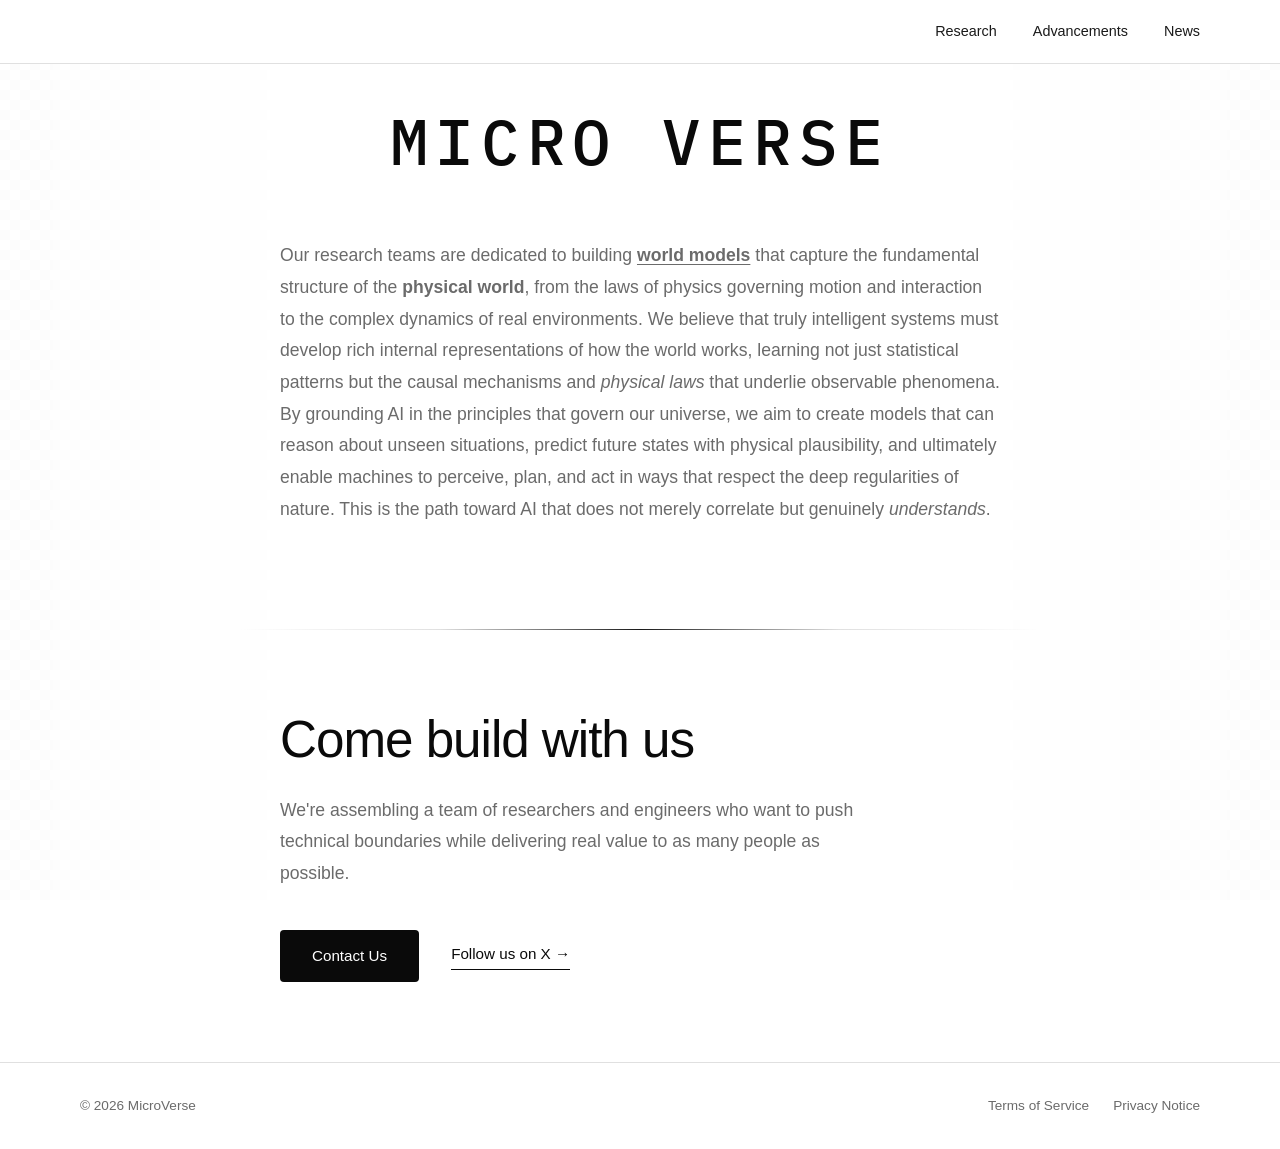
<file: index.html>
<!DOCTYPE html>
<html lang="en">
<head>
    <meta charset="UTF-8">
    <meta name="viewport" content="width=device-width, initial-scale=1.0">
    <title>MicroVerse - Modeling the world. Understanding the rules</title>
    <link rel="preconnect" href="https://fonts.googleapis.com">
    <link rel="preconnect" href="https://fonts.gstatic.com" crossorigin>
    <link href="https://fonts.googleapis.com/css2?family=IBM+Plex+Sans:wght@300;400;500;600&family=IBM+Plex+Mono:wght@400;500&display=swap" rel="stylesheet">
    <link rel="stylesheet" href="style.css">
</head>
<body>
    <!-- Navigation -->
    <header class="header header--home">
        <nav class="nav">
            <a href="./" class="nav-logo nav-logo--hidden">MICROVERSE</a>
            <div class="nav-links">
                <a href="./research/">Research</a>
                <a href="./advancements/">Advancements</a>
                <a href="./news/">News</a>
            </div>
            <button class="nav-toggle" aria-label="Toggle menu">
                <span></span>
                <span></span>
            </button>
        </nav>
    </header>

    <!-- Mobile Menu -->
    <div class="mobile-menu">
        <a href="./research/">Research</a>
        <a href="./advancements/">Advancements</a>
        <a href="./news/">News</a>
    </div>

    <!-- Hero Section -->
    <main>
        <section class="hero">
            <div class="container">
                <div class="home-logo">
                    <span class="home-logo-text">MICRO<span class="mouth-container"><svg class="mouth" viewBox="0 0 40 24" width="40" height="24"><path class="mouth-upper" d="M5,12 Q20,12 35,12" fill="none" stroke="#0a0a0a" stroke-width="2.5" stroke-linecap="round"/><path class="mouth-lower" d="M5,12 Q20,12 35,12" fill="none" stroke="#0a0a0a" stroke-width="2.5" stroke-linecap="round"/></svg></span>VERSE</span>
                </div>
                <div class="mission-statement">
                    <p class="pillar-text">
                        Our research teams are dedicated to building <a href="https://en.wikipedia.org/wiki/World_model_(artificial_intelligence)" class="inline-link"><strong>world models</strong></a> that capture the fundamental structure of the <strong>physical world</strong>, from the laws of physics governing motion and interaction to the complex dynamics of real environments. We believe that truly intelligent systems must develop rich internal representations of how the world works, learning not just statistical patterns but the causal mechanisms and <em>physical laws</em> that underlie observable phenomena. By grounding AI in the principles that govern our universe, we aim to create models that can reason about unseen situations, predict future states with physical plausibility, and ultimately enable machines to perceive, plan, and act in ways that respect the deep regularities of nature. This is the path toward AI that does not merely correlate but genuinely <em>understands</em>.
                    </p>
                </div>
            </div>
        </section>

        <!-- Join Us / CTA -->
        <section class="cta" id="join-us">
            <div class="container">
                <div class="pillar-content">
                    <h2 class="cta-title">Come build with us</h2>
                    <p class="cta-text">
                        We're assembling a team of researchers and engineers who want to
                        push technical boundaries while delivering real value to as many
                        people as possible.
                    </p>
                    <div class="cta-links">
                        <div class="tooltip-wrapper">
                            <a href="#" class="cta-button" id="open-roles-btn">Contact Us</a>
                            <div class="tooltip" id="email-tooltip">
                                <span class="tooltip-email" data-email="rongshengwang@link.cuhk.edu.cn">rongshengwang@link.cuhk.edu.cn <svg class="copy-icon" width="14" height="14" viewBox="0 0 24 24" fill="none" stroke="currentColor" stroke-width="2" stroke-linecap="round" stroke-linejoin="round"><rect x="9" y="9" width="13" height="13" rx="2" ry="2"/><path d="M5 15H4a2 2 0 0 1-2-2V4a2 2 0 0 1 2-2h9a2 2 0 0 1 2 2v1"/></svg></span>
                                <span class="tooltip-email" data-email="minghaowu@link.cuhk.edu.cn">minghaowu@link.cuhk.edu.cn <svg class="copy-icon" width="14" height="14" viewBox="0 0 24 24" fill="none" stroke="currentColor" stroke-width="2" stroke-linecap="round" stroke-linejoin="round"><rect x="9" y="9" width="13" height="13" rx="2" ry="2"/><path d="M5 15H4a2 2 0 0 1-2-2V4a2 2 0 0 1 2-2h9a2 2 0 0 1 2 2v1"/></svg></span>
                            </div>
                        </div>
                        <a href="#" class="cta-social">Follow us on X →</a>
                    </div>
                </div>
            </div>
        </section>
    </main>

    <!-- Footer -->
    <footer class="footer">
        <div class="container footer-inner">
            <span class="footer-copy">&copy; 2026 MicroVerse</span>
            <div class="footer-links">
                <a href="./legal/tos/">Terms of Service</a>
                <a href="./legal/privacy/">Privacy Notice</a>
            </div>
        </div>
    </footer>

    <script src="main.js"></script>
</body>
</html>
</file>
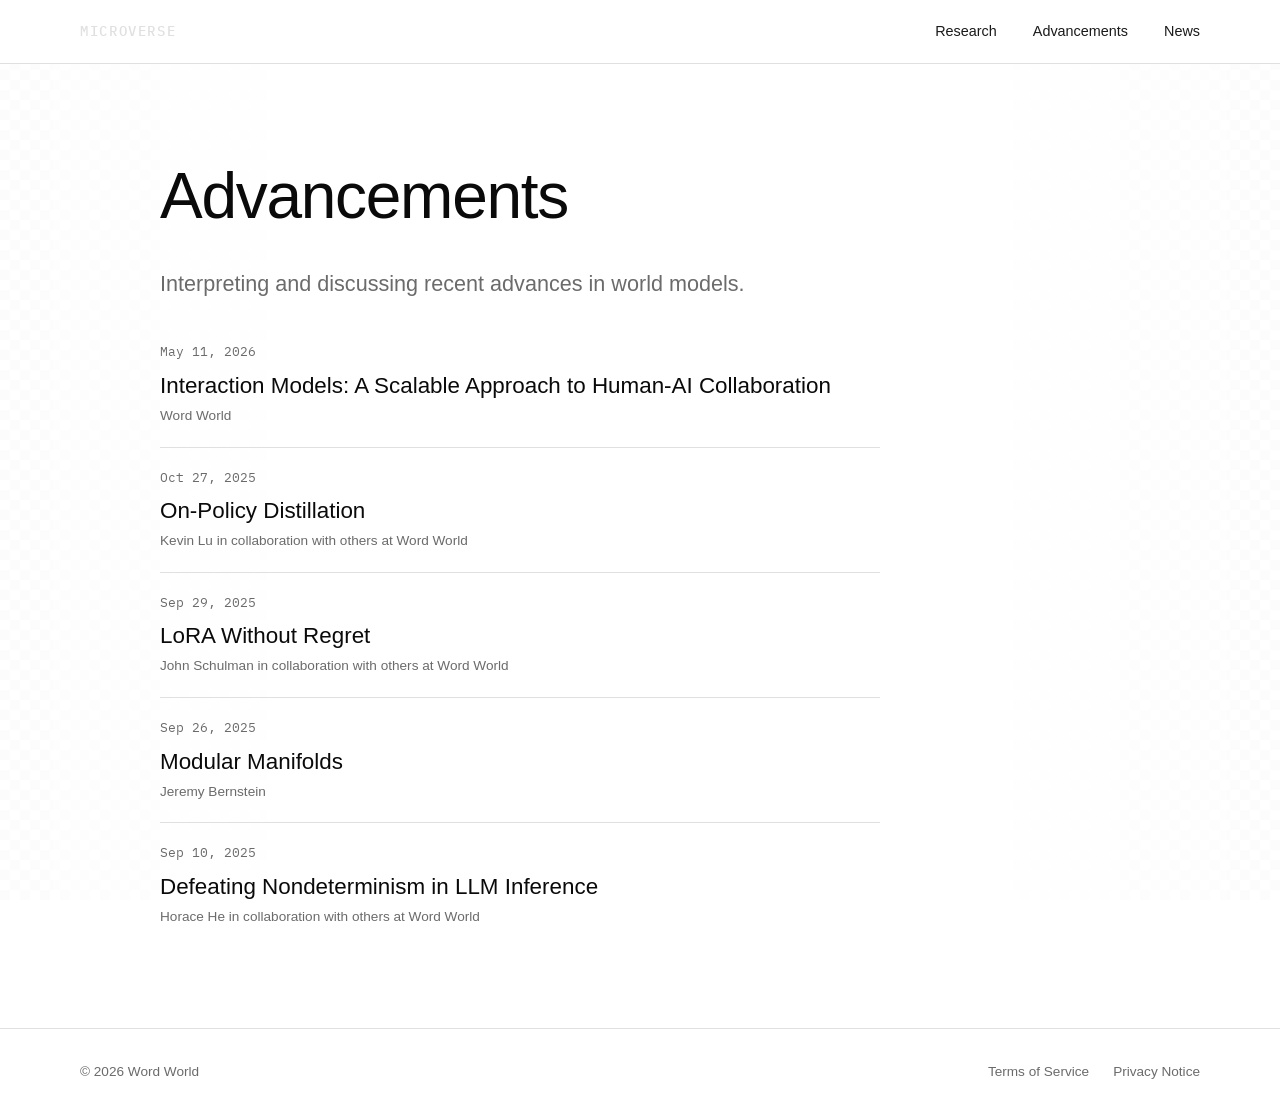
<file: advancements/index.html>
<!DOCTYPE html>
<html lang="en">
<head>
    <meta charset="UTF-8">
    <meta name="viewport" content="width=device-width, initial-scale=1.0">
    <title>Advancements — MicroVerse</title>
    <link rel="preconnect" href="https://fonts.googleapis.com">
    <link rel="preconnect" href="https://fonts.gstatic.com" crossorigin>
    <link href="https://fonts.googleapis.com/css2?family=IBM+Plex+Sans:wght@300;400;500;600&family=IBM+Plex+Mono:wght@400;500&display=swap" rel="stylesheet">
    <link rel="stylesheet" href="../style.css">
</head>
<body>
    <header class="header">
        <nav class="nav">
            <a href="../" class="nav-logo">MICROVERSE</a>
            <div class="nav-links">
                <a href="../research/">Research</a>
                <a href="../advancements/">Advancements</a>
                <a href="../news/">News</a>
            </div>
            <button class="nav-toggle" aria-label="Toggle menu">
                <span></span>
                <span></span>
            </button>
        </nav>
    </header>
    <div class="mobile-menu">
        <a href="../research/">Research</a>
        <a href="../advancements/">Advancements</a>
        <a href="../news/">News</a>
    </div>
    <main>
        <section class="hero hero--compact">
            <div class="container">
                <h1 class="hero-title">Advancements</h1>
                <p class="hero-subtitle">
                    Interpreting and discussing recent advances in world models.
                </p>
            </div>
        </section>

        <section class="timeline-section">
            <div class="container">
                <div class="timeline">

                    <article class="timeline-item">
                        <time class="timeline-date">May 11, 2026</time>
                        <h2 class="timeline-title"><a href="#">Interaction Models: A Scalable Approach to Human-AI Collaboration<span class="arrow">→</span></a></h2>
                        <p class="timeline-author">Word World</p>
                    </article>

                    <article class="timeline-item">
                        <time class="timeline-date">Oct 27, 2025</time>
                        <h2 class="timeline-title"><a href="#">On-Policy Distillation<span class="arrow">→</span></a></h2>
                        <p class="timeline-author">Kevin Lu in collaboration with others at Word World</p>
                    </article>

                    <article class="timeline-item">
                        <time class="timeline-date">Sep 29, 2025</time>
                        <h2 class="timeline-title"><a href="#">LoRA Without Regret<span class="arrow">→</span></a></h2>
                        <p class="timeline-author">John Schulman in collaboration with others at Word World</p>
                    </article>

                    <article class="timeline-item">
                        <time class="timeline-date">Sep 26, 2025</time>
                        <h2 class="timeline-title"><a href="#">Modular Manifolds<span class="arrow">→</span></a></h2>
                        <p class="timeline-author">Jeremy Bernstein</p>
                    </article>

                    <article class="timeline-item">
                        <time class="timeline-date">Sep 10, 2025</time>
                        <h2 class="timeline-title"><a href="#">Defeating Nondeterminism in LLM Inference<span class="arrow">→</span></a></h2>
                        <p class="timeline-author">Horace He in collaboration with others at Word World</p>
                    </article>

                </div>
            </div>
        </section>
    </main>
    <footer class="footer">
        <div class="container footer-inner">
            <span class="footer-copy">&copy; 2026 Word World</span>
            <div class="footer-links">
                <a href="/legal/tos/">Terms of Service</a>
                <a href="/legal/privacy/">Privacy Notice</a>
            </div>
        </div>
    </footer>
    <script src="../main.js"></script>
</body>
</html>
</file>
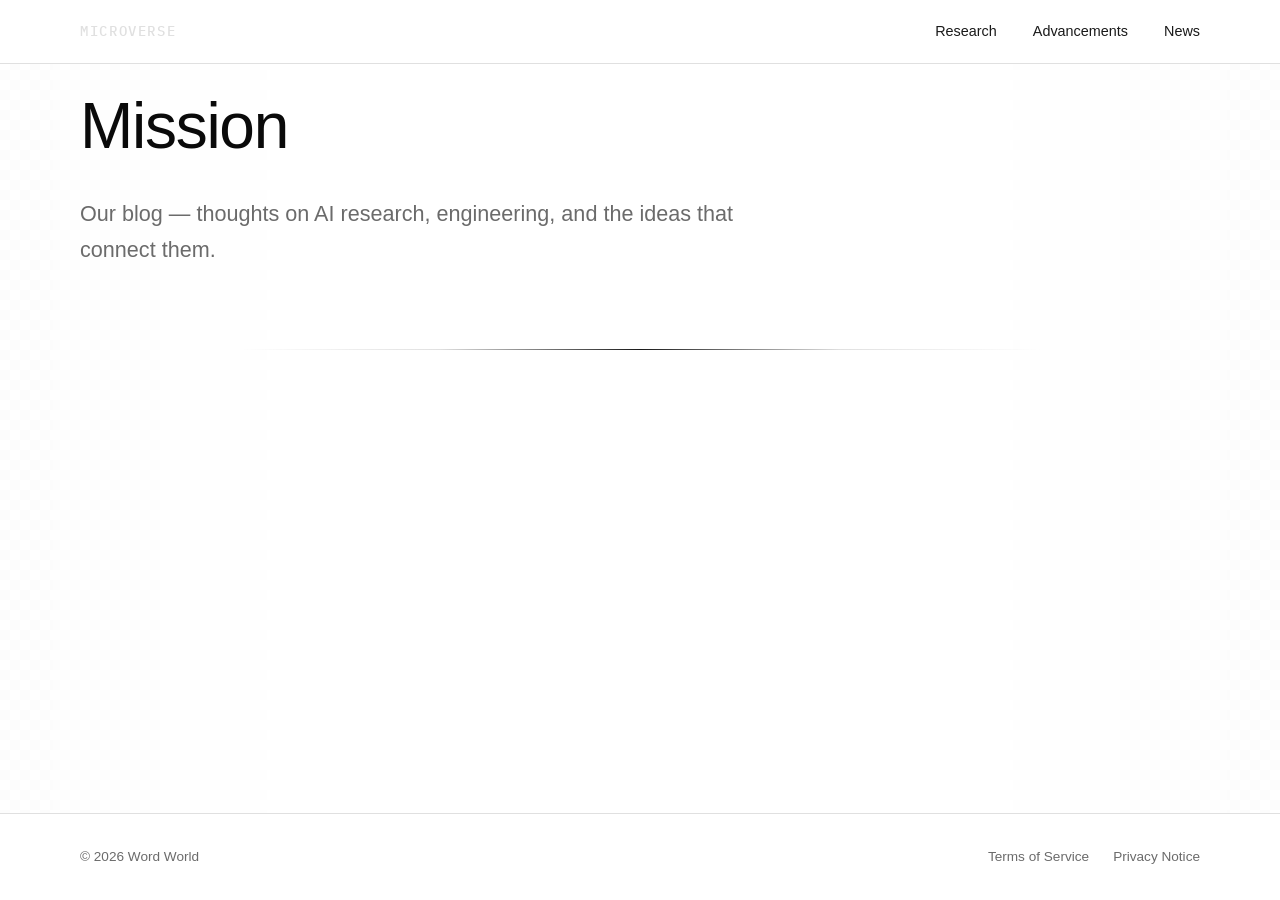
<file: blog/index.html>
<!DOCTYPE html>
<html lang="en">
<head>
    <meta charset="UTF-8">
    <meta name="viewport" content="width=device-width, initial-scale=1.0">
    <title>Mission — MicroVerse</title>
    <link rel="preconnect" href="https://fonts.googleapis.com">
    <link rel="preconnect" href="https://fonts.gstatic.com" crossorigin>
    <link href="https://fonts.googleapis.com/css2?family=IBM+Plex+Sans:wght@300;400;500;600&family=IBM+Plex+Mono:wght@400;500&display=swap" rel="stylesheet">
    <link rel="stylesheet" href="../style.css">
</head>
<body>
    <header class="header">
        <nav class="nav">
            <a href="../" class="nav-logo">MICROVERSE</a>
            <div class="nav-links">
                <a href="../research/">Research</a>
                <a href="../advancements/">Advancements</a>
                <a href="../news/">News</a>
            </div>
            <button class="nav-toggle" aria-label="Toggle menu">
                <span></span>
                <span></span>
            </button>
        </nav>
    </header>
    <main>
        <section class="hero">
            <div class="container">
                <h1 class="hero-title">Mission</h1>
                <p class="hero-subtitle">
                    Our blog — thoughts on AI research, engineering, and the
                    ideas that connect them.
                </p>
            </div>
        </section>
        <section class="pillar">
            <div class="container">
                <div class="pillar-content">
                </div>
            </div>
        </section>
    </main>
    <footer class="footer">
        <div class="container footer-inner">
            <span class="footer-copy">&copy; 2026 Word World</span>
            <div class="footer-links">
                <a href="/legal/tos/">Terms of Service</a>
                <a href="/legal/privacy/">Privacy Notice</a>
            </div>
        </div>
    </footer>
    <script src="../main.js"></script>
</body>
</html>
</file>
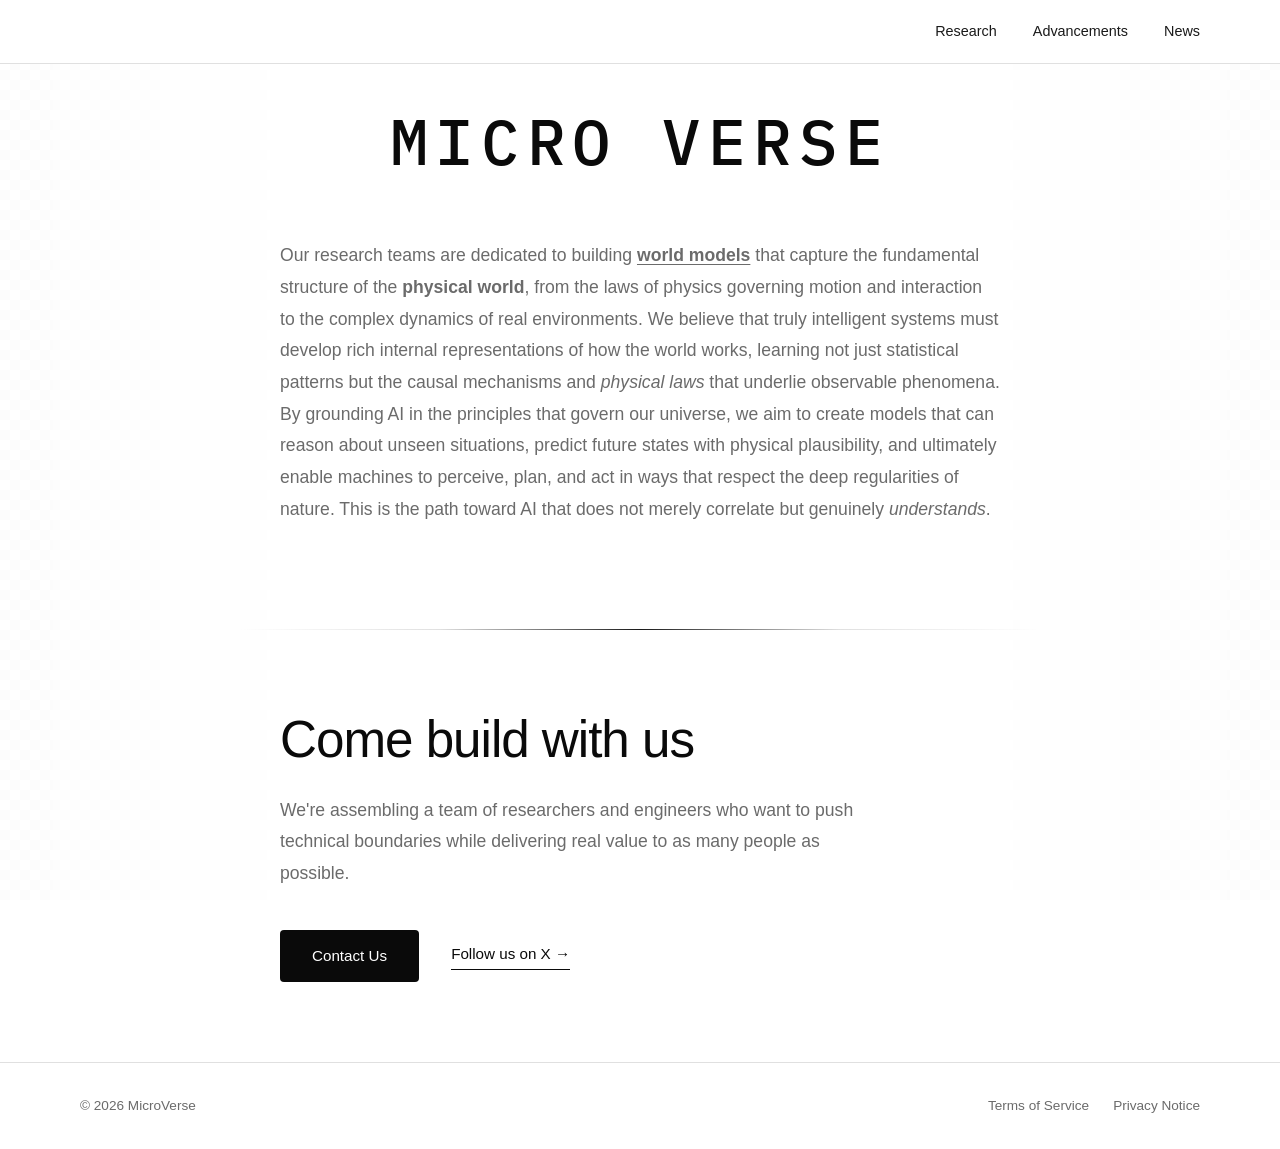
<file: docs/index.html>
<!DOCTYPE html>
<html lang="en">
<head>
    <meta charset="UTF-8">
    <meta name="viewport" content="width=device-width, initial-scale=1.0">
    <title>MicroVerse - Modeling the world. Understanding the rules</title>
    <link rel="preconnect" href="https://fonts.googleapis.com">
    <link rel="preconnect" href="https://fonts.gstatic.com" crossorigin>
    <link href="https://fonts.googleapis.com/css2?family=IBM+Plex+Sans:wght@300;400;500;600&family=IBM+Plex+Mono:wght@400;500&display=swap" rel="stylesheet">
    <link rel="stylesheet" href="style.css">
</head>
<body>
    <!-- Navigation -->
    <header class="header header--home">
        <nav class="nav">
            <a href="/" class="nav-logo nav-logo--hidden">MICROVERSE</a>
            <div class="nav-links">
                <a href="/research/">Research</a>
                <a href="/tinker/">Advancements</a>
                <a href="/news/">News</a>
            </div>
            <button class="nav-toggle" aria-label="Toggle menu">
                <span></span>
                <span></span>
            </button>
        </nav>
    </header>

    <!-- Mobile Menu -->
    <div class="mobile-menu">
        <a href="/research/">Research</a>
        <a href="/tinker/">Advancements</a>
        <a href="/news/">News</a>
    </div>

    <!-- Hero Section -->
    <main>
        <section class="hero">
            <div class="container">
                <div class="home-logo">
                    <span class="home-logo-text">MICRO<span class="mouth-container"><svg class="mouth" viewBox="0 0 40 24" width="40" height="24"><path class="mouth-upper" d="M5,12 Q20,12 35,12" fill="none" stroke="#0a0a0a" stroke-width="2.5" stroke-linecap="round"/><path class="mouth-lower" d="M5,12 Q20,12 35,12" fill="none" stroke="#0a0a0a" stroke-width="2.5" stroke-linecap="round"/></svg></span>VERSE</span>
                </div>
                <div class="mission-statement">
                    <p class="pillar-text">
                        Our research teams are dedicated to building <a href="https://en.wikipedia.org/wiki/World_model_(artificial_intelligence)" class="inline-link"><strong>world models</strong></a> that capture the fundamental structure of the <strong>physical world</strong>, from the laws of physics governing motion and interaction to the complex dynamics of real environments. We believe that truly intelligent systems must develop rich internal representations of how the world works, learning not just statistical patterns but the causal mechanisms and <em>physical laws</em> that underlie observable phenomena. By grounding AI in the principles that govern our universe, we aim to create models that can reason about unseen situations, predict future states with physical plausibility, and ultimately enable machines to perceive, plan, and act in ways that respect the deep regularities of nature. This is the path toward AI that does not merely correlate but genuinely <em>understands</em>.
                    </p>
                </div>
            </div>
        </section>

        <!-- Join Us / CTA -->
        <section class="cta" id="join-us">
            <div class="container">
                <div class="pillar-content">
                    <h2 class="cta-title">Come build with us</h2>
                    <p class="cta-text">
                        We're assembling a team of researchers and engineers who want to
                        push technical boundaries while delivering real value to as many
                        people as possible.
                    </p>
                    <div class="cta-links">
                        <div class="tooltip-wrapper">
                            <a href="#" class="cta-button" id="open-roles-btn">Contact Us</a>
                            <div class="tooltip" id="email-tooltip">
                                <span class="tooltip-email" data-email="rongshengwang@link.cuhk.edu.cn">rongshengwang@link.cuhk.edu.cn <svg class="copy-icon" width="14" height="14" viewBox="0 0 24 24" fill="none" stroke="currentColor" stroke-width="2" stroke-linecap="round" stroke-linejoin="round"><rect x="9" y="9" width="13" height="13" rx="2" ry="2"/><path d="M5 15H4a2 2 0 0 1-2-2V4a2 2 0 0 1 2-2h9a2 2 0 0 1 2 2v1"/></svg></span>
                                <span class="tooltip-email" data-email="minghaowu@link.cuhk.edu.cn">minghaowu@link.cuhk.edu.cn <svg class="copy-icon" width="14" height="14" viewBox="0 0 24 24" fill="none" stroke="currentColor" stroke-width="2" stroke-linecap="round" stroke-linejoin="round"><rect x="9" y="9" width="13" height="13" rx="2" ry="2"/><path d="M5 15H4a2 2 0 0 1-2-2V4a2 2 0 0 1 2-2h9a2 2 0 0 1 2 2v1"/></svg></span>
                            </div>
                        </div>
                        <a href="#" class="cta-social">Follow us on X →</a>
                    </div>
                </div>
            </div>
        </section>
    </main>

    <!-- Footer -->
    <footer class="footer">
        <div class="container footer-inner">
            <span class="footer-copy">&copy; 2026 MicroVerse</span>
            <div class="footer-links">
                <a href="/legal/tos/">Terms of Service</a>
                <a href="/legal/privacy/">Privacy Notice</a>
            </div>
        </div>
    </footer>

    <script src="main.js"></script>
</body>
</html>
</file>
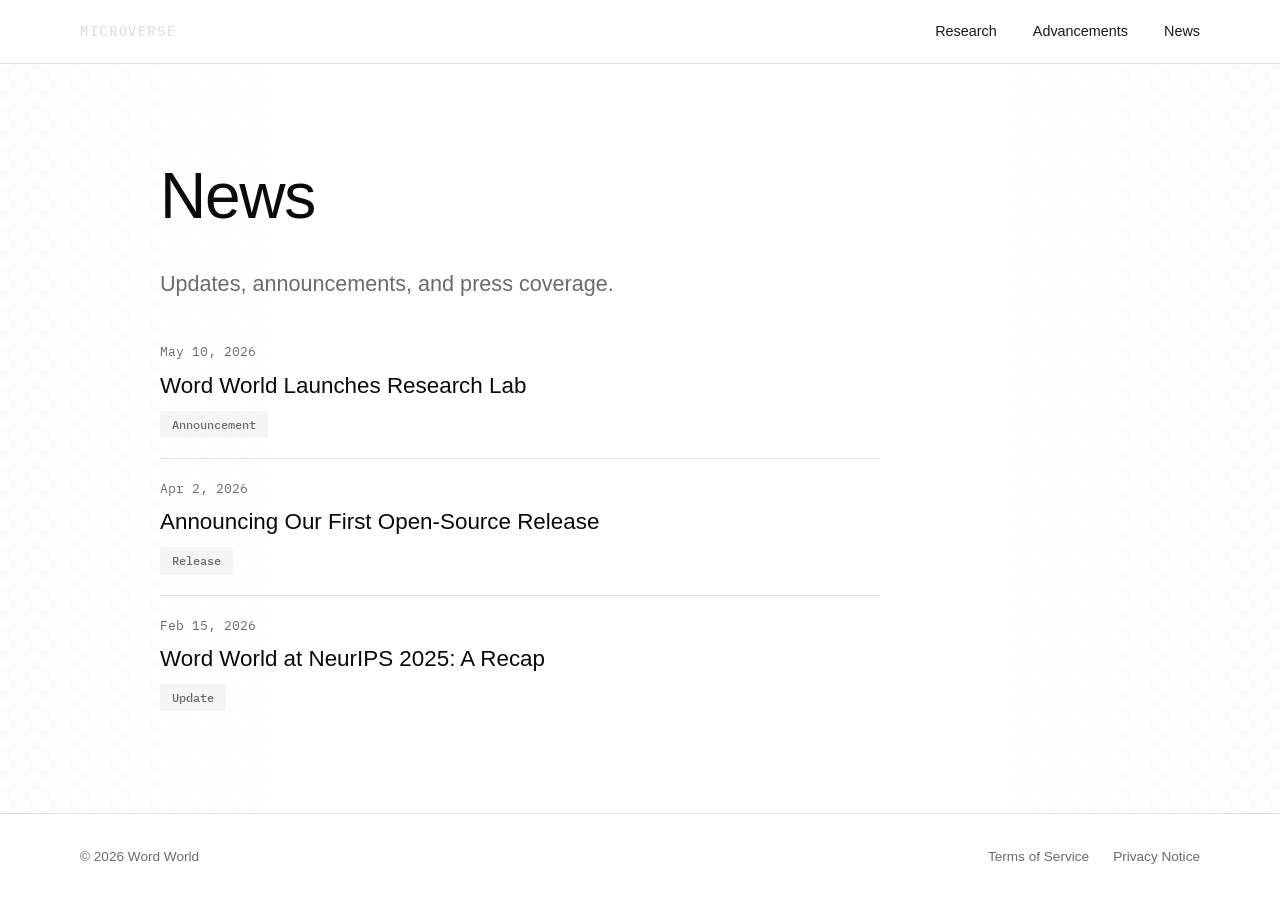
<file: news/index.html>
<!DOCTYPE html>
<html lang="en">
<head>
    <meta charset="UTF-8">
    <meta name="viewport" content="width=device-width, initial-scale=1.0">
    <title>News — MicroVerse</title>
    <link rel="preconnect" href="https://fonts.googleapis.com">
    <link rel="preconnect" href="https://fonts.gstatic.com" crossorigin>
    <link href="https://fonts.googleapis.com/css2?family=IBM+Plex+Sans:wght@300;400;500;600&family=IBM+Plex+Mono:wght@400;500&display=swap" rel="stylesheet">
    <link rel="stylesheet" href="../style.css">
</head>
<body>
    <header class="header">
        <nav class="nav">
            <a href="../" class="nav-logo">MICROVERSE</a>
            <div class="nav-links">
                <a href="../research/">Research</a>
                <a href="../advancements/">Advancements</a>
                <a href="../news/">News</a>
            </div>
            <button class="nav-toggle" aria-label="Toggle menu">
                <span></span>
                <span></span>
            </button>
        </nav>
    </header>
    <div class="mobile-menu">
        <a href="../research/">Research</a>
        <a href="../advancements/">Advancements</a>
        <a href="../news/">News</a>
    </div>
    <main>
        <section class="hero hero--compact">
            <div class="container">
                <h1 class="hero-title">News</h1>
                <p class="hero-subtitle">
                    Updates, announcements, and press coverage.
                </p>
            </div>
        </section>

        <section class="timeline-section">
            <div class="container">
                <div class="timeline">

                    <article class="timeline-item">
                        <time class="timeline-date">May 10, 2026</time>
                        <h2 class="timeline-title"><a href="#">Word World Launches Research Lab<span class="arrow">→</span></a></h2>
                        <div class="timeline-resources">
                            <span class="category-tag">Announcement</span>
                        </div>
                    </article>

                    <article class="timeline-item">
                        <time class="timeline-date">Apr 2, 2026</time>
                        <h2 class="timeline-title"><a href="#">Announcing Our First Open-Source Release<span class="arrow">→</span></a></h2>
                        <div class="timeline-resources">
                            <span class="category-tag">Release</span>
                        </div>
                    </article>

                    <article class="timeline-item">
                        <time class="timeline-date">Feb 15, 2026</time>
                        <h2 class="timeline-title"><a href="#">Word World at NeurIPS 2025: A Recap<span class="arrow">→</span></a></h2>
                        <div class="timeline-resources">
                            <span class="category-tag">Update</span>
                        </div>
                    </article>

                </div>
            </div>
        </section>
    </main>
    <footer class="footer">
        <div class="container footer-inner">
            <span class="footer-copy">&copy; 2026 Word World</span>
            <div class="footer-links">
                <a href="/legal/tos/">Terms of Service</a>
                <a href="/legal/privacy/">Privacy Notice</a>
            </div>
        </div>
    </footer>
    <script src="../main.js"></script>
</body>
</html>
</file>
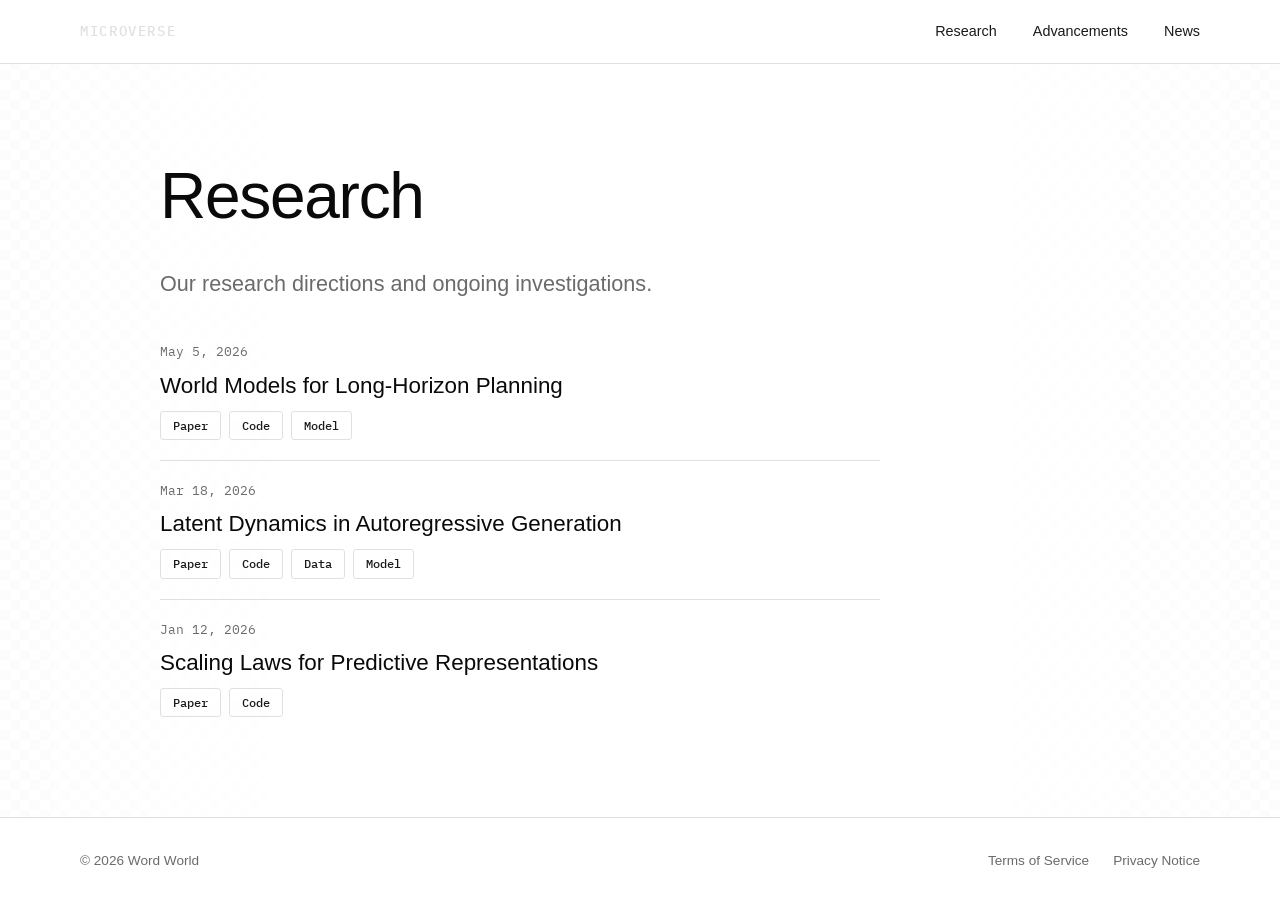
<file: research/index.html>
<!DOCTYPE html>
<html lang="en">
<head>
    <meta charset="UTF-8">
    <meta name="viewport" content="width=device-width, initial-scale=1.0">
    <title>Research — MicroVerse</title>
    <link rel="preconnect" href="https://fonts.googleapis.com">
    <link rel="preconnect" href="https://fonts.gstatic.com" crossorigin>
    <link href="https://fonts.googleapis.com/css2?family=IBM+Plex+Sans:wght@300;400;500;600&family=IBM+Plex+Mono:wght@400;500&display=swap" rel="stylesheet">
    <link rel="stylesheet" href="../style.css">
</head>
<body>
    <header class="header">
        <nav class="nav">
            <a href="../" class="nav-logo">MICROVERSE</a>
            <div class="nav-links">
                <a href="../research/">Research</a>
                <a href="../advancements/">Advancements</a>
                <a href="../news/">News</a>
            </div>
            <button class="nav-toggle" aria-label="Toggle menu">
                <span></span>
                <span></span>
            </button>
        </nav>
    </header>
    <div class="mobile-menu">
        <a href="../research/">Research</a>
        <a href="../advancements/">Advancements</a>
        <a href="../news/">News</a>
    </div>
    <main>
        <section class="hero hero--compact">
            <div class="container">
                <h1 class="hero-title">Research</h1>
                <p class="hero-subtitle">
                    Our research directions and ongoing investigations.
                </p>
            </div>
        </section>

        <section class="timeline-section">
            <div class="container">
                <div class="timeline">

                    <article class="timeline-item">
                        <time class="timeline-date">May 5, 2026</time>
                        <h2 class="timeline-title"><a href="/research/world-models-planning/">World Models for Long-Horizon Planning<span class="arrow">→</span></a></h2>
                        <div class="timeline-resources">
                            <a href="#" class="resource-tag">Paper</a>
                            <a href="#" class="resource-tag">Code</a>
                            <a href="#" class="resource-tag">Model</a>
                        </div>
                    </article>

                    <article class="timeline-item">
                        <time class="timeline-date">Mar 18, 2026</time>
                        <h2 class="timeline-title"><a href="/research/latent-dynamics/">Latent Dynamics in Autoregressive Generation<span class="arrow">→</span></a></h2>
                        <div class="timeline-resources">
                            <a href="#" class="resource-tag">Paper</a>
                            <a href="#" class="resource-tag">Code</a>
                            <a href="#" class="resource-tag">Data</a>
                            <a href="#" class="resource-tag">Model</a>
                        </div>
                    </article>

                    <article class="timeline-item">
                        <time class="timeline-date">Jan 12, 2026</time>
                        <h2 class="timeline-title"><a href="/research/scaling-laws/">Scaling Laws for Predictive Representations<span class="arrow">→</span></a></h2>
                        <div class="timeline-resources">
                            <a href="#" class="resource-tag">Paper</a>
                            <a href="#" class="resource-tag">Code</a>
                        </div>
                    </article>

                </div>
            </div>
        </section>
    </main>
    <footer class="footer">
        <div class="container footer-inner">
            <span class="footer-copy">&copy; 2026 Word World</span>
            <div class="footer-links">
                <a href="/legal/tos/">Terms of Service</a>
                <a href="/legal/privacy/">Privacy Notice</a>
            </div>
        </div>
    </footer>
    <script src="../main.js"></script>
</body>
</html>
</file>
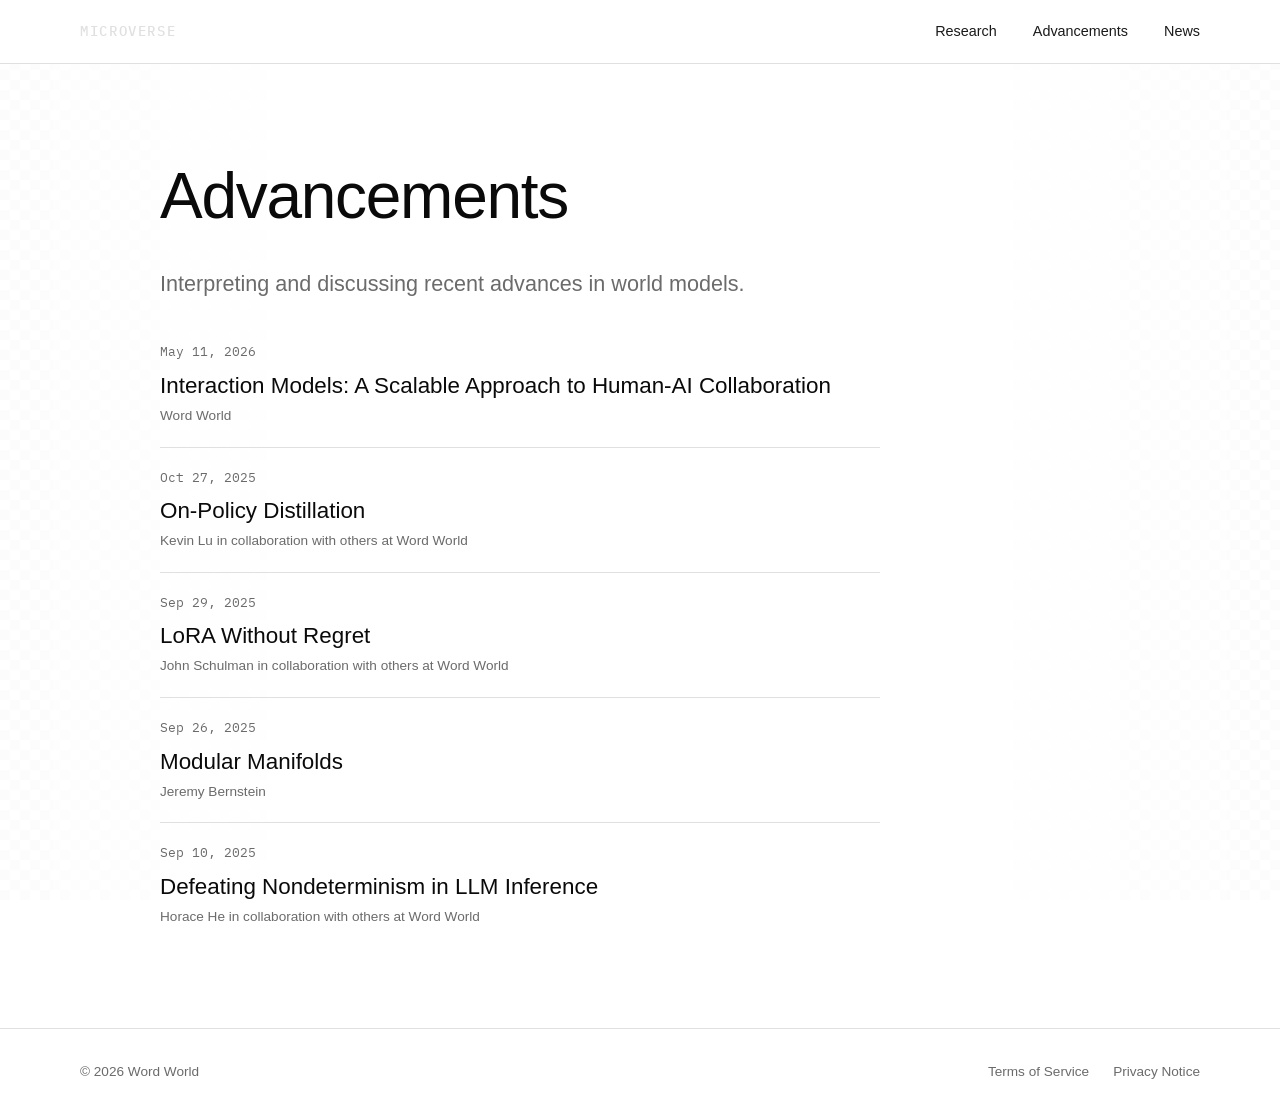
<file: tinker/index.html>
<!DOCTYPE html>
<html lang="en">
<head>
    <meta charset="UTF-8">
    <meta name="viewport" content="width=device-width, initial-scale=1.0">
    <title>Advancements — MicroVerse</title>
    <link rel="preconnect" href="https://fonts.googleapis.com">
    <link rel="preconnect" href="https://fonts.gstatic.com" crossorigin>
    <link href="https://fonts.googleapis.com/css2?family=IBM+Plex+Sans:wght@300;400;500;600&family=IBM+Plex+Mono:wght@400;500&display=swap" rel="stylesheet">
    <link rel="stylesheet" href="../style.css">
</head>
<body>
    <header class="header">
        <nav class="nav">
            <a href="../" class="nav-logo">MICROVERSE</a>
            <div class="nav-links">
                <a href="../research/">Research</a>
                <a href="../tinker/">Advancements</a>
                <a href="../news/">News</a>
            </div>
            <button class="nav-toggle" aria-label="Toggle menu">
                <span></span>
                <span></span>
            </button>
        </nav>
    </header>
    <div class="mobile-menu">
        <a href="../research/">Research</a>
        <a href="../tinker/">Advancements</a>
        <a href="../news/">News</a>
    </div>
    <main>
        <section class="hero hero--compact">
            <div class="container">
                <h1 class="hero-title">Advancements</h1>
                <p class="hero-subtitle">
                    Interpreting and discussing recent advances in world models.
                </p>
            </div>
        </section>

        <section class="timeline-section">
            <div class="container">
                <div class="timeline">

                    <article class="timeline-item">
                        <time class="timeline-date">May 11, 2026</time>
                        <h2 class="timeline-title"><a href="#">Interaction Models: A Scalable Approach to Human-AI Collaboration<span class="arrow">→</span></a></h2>
                        <p class="timeline-author">Word World</p>
                    </article>

                    <article class="timeline-item">
                        <time class="timeline-date">Oct 27, 2025</time>
                        <h2 class="timeline-title"><a href="#">On-Policy Distillation<span class="arrow">→</span></a></h2>
                        <p class="timeline-author">Kevin Lu in collaboration with others at Word World</p>
                    </article>

                    <article class="timeline-item">
                        <time class="timeline-date">Sep 29, 2025</time>
                        <h2 class="timeline-title"><a href="#">LoRA Without Regret<span class="arrow">→</span></a></h2>
                        <p class="timeline-author">John Schulman in collaboration with others at Word World</p>
                    </article>

                    <article class="timeline-item">
                        <time class="timeline-date">Sep 26, 2025</time>
                        <h2 class="timeline-title"><a href="#">Modular Manifolds<span class="arrow">→</span></a></h2>
                        <p class="timeline-author">Jeremy Bernstein</p>
                    </article>

                    <article class="timeline-item">
                        <time class="timeline-date">Sep 10, 2025</time>
                        <h2 class="timeline-title"><a href="#">Defeating Nondeterminism in LLM Inference<span class="arrow">→</span></a></h2>
                        <p class="timeline-author">Horace He in collaboration with others at Word World</p>
                    </article>

                </div>
            </div>
        </section>
    </main>
    <footer class="footer">
        <div class="container footer-inner">
            <span class="footer-copy">&copy; 2026 Word World</span>
            <div class="footer-links">
                <a href="/legal/tos/">Terms of Service</a>
                <a href="/legal/privacy/">Privacy Notice</a>
            </div>
        </div>
    </footer>
    <script src="../main.js"></script>
</body>
</html>
</file>
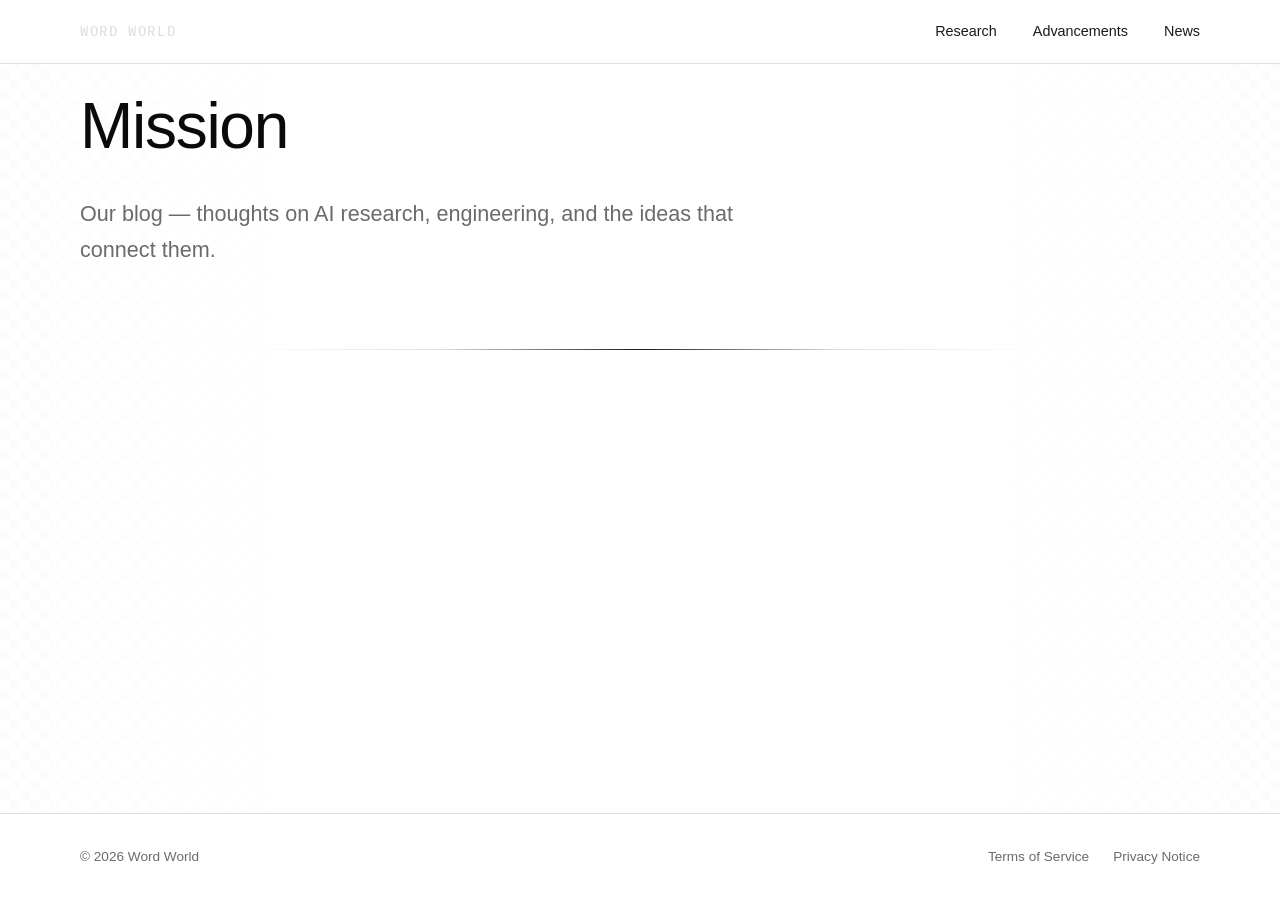
<file: docs/blog/index.html>
<!DOCTYPE html>
<html lang="en">
<head>
    <meta charset="UTF-8">
    <meta name="viewport" content="width=device-width, initial-scale=1.0">
    <title>Mission — Word World</title>
    <link rel="preconnect" href="https://fonts.googleapis.com">
    <link rel="preconnect" href="https://fonts.gstatic.com" crossorigin>
    <link href="https://fonts.googleapis.com/css2?family=IBM+Plex+Sans:wght@300;400;500;600&family=IBM+Plex+Mono:wght@400;500&display=swap" rel="stylesheet">
    <link rel="stylesheet" href="../style.css">
</head>
<body>
    <header class="header">
        <nav class="nav">
            <a href="/" class="nav-logo">WORD WORLD</a>
            <div class="nav-links">
                <a href="/research/">Research</a>
                <a href="/tinker/">Advancements</a>
                <a href="/news/">News</a>
            </div>
            <button class="nav-toggle" aria-label="Toggle menu">
                <span></span>
                <span></span>
            </button>
        </nav>
    </header>
    <main>
        <section class="hero">
            <div class="container">
                <h1 class="hero-title">Mission</h1>
                <p class="hero-subtitle">
                    Our blog — thoughts on AI research, engineering, and the
                    ideas that connect them.
                </p>
            </div>
        </section>
        <section class="pillar">
            <div class="container">
                <div class="pillar-content">
                </div>
            </div>
        </section>
    </main>
    <footer class="footer">
        <div class="container footer-inner">
            <span class="footer-copy">&copy; 2026 Word World</span>
            <div class="footer-links">
                <a href="/legal/tos/">Terms of Service</a>
                <a href="/legal/privacy/">Privacy Notice</a>
            </div>
        </div>
    </footer>
    <script src="../main.js"></script>
</body>
</html>
</file>
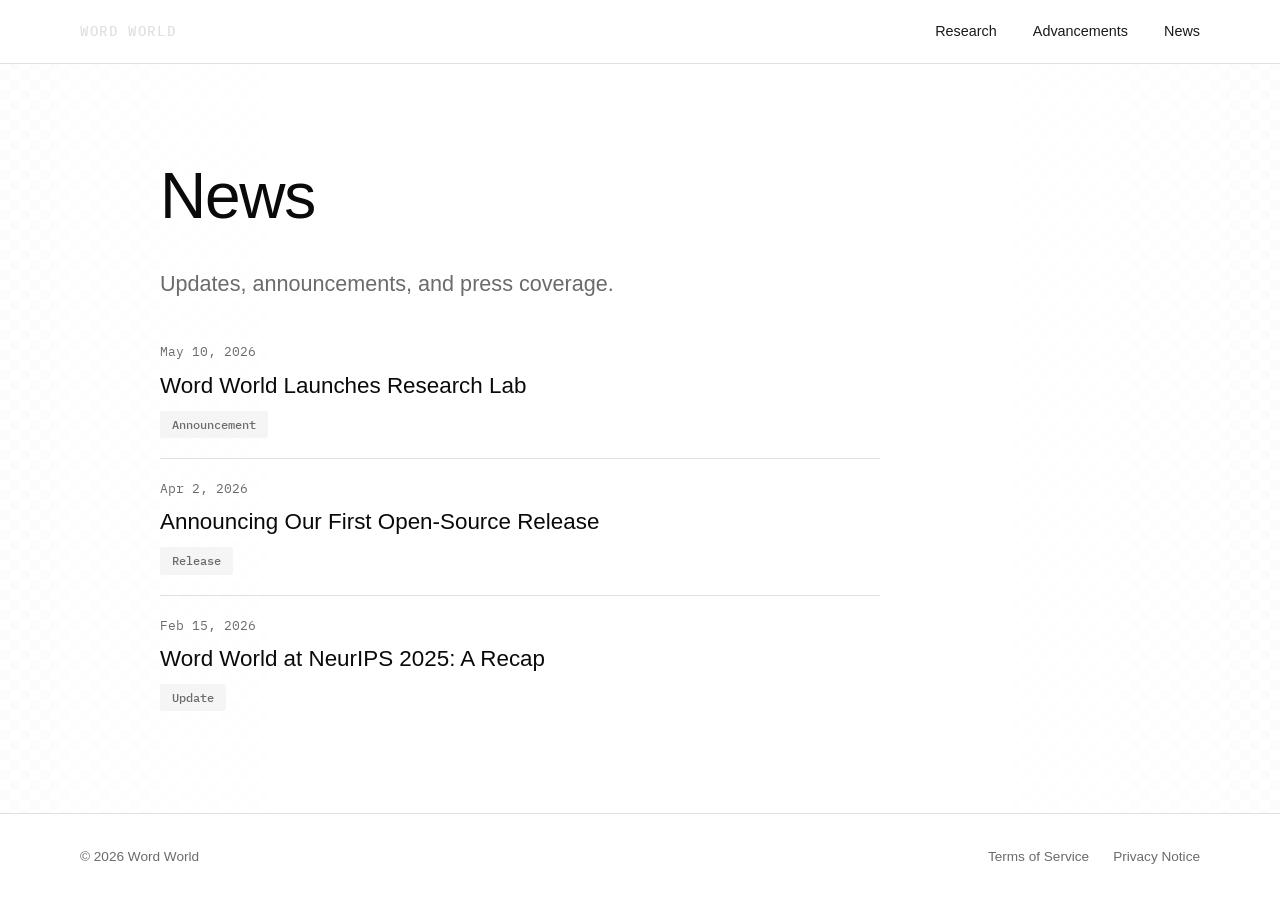
<file: docs/news/index.html>
<!DOCTYPE html>
<html lang="en">
<head>
    <meta charset="UTF-8">
    <meta name="viewport" content="width=device-width, initial-scale=1.0">
    <title>News — Word World</title>
    <link rel="preconnect" href="https://fonts.googleapis.com">
    <link rel="preconnect" href="https://fonts.gstatic.com" crossorigin>
    <link href="https://fonts.googleapis.com/css2?family=IBM+Plex+Sans:wght@300;400;500;600&family=IBM+Plex+Mono:wght@400;500&display=swap" rel="stylesheet">
    <link rel="stylesheet" href="../style.css">
</head>
<body>
    <header class="header">
        <nav class="nav">
            <a href="/" class="nav-logo">WORD WORLD</a>
            <div class="nav-links">
                <a href="/research/">Research</a>
                <a href="/tinker/">Advancements</a>
                <a href="/news/">News</a>
            </div>
            <button class="nav-toggle" aria-label="Toggle menu">
                <span></span>
                <span></span>
            </button>
        </nav>
    </header>
    <div class="mobile-menu">
        <a href="/research/">Research</a>
        <a href="/tinker/">Advancements</a>
        <a href="/news/">News</a>
    </div>
    <main>
        <section class="hero hero--compact">
            <div class="container">
                <h1 class="hero-title">News</h1>
                <p class="hero-subtitle">
                    Updates, announcements, and press coverage.
                </p>
            </div>
        </section>

        <section class="timeline-section">
            <div class="container">
                <div class="timeline">

                    <article class="timeline-item">
                        <time class="timeline-date">May 10, 2026</time>
                        <h2 class="timeline-title"><a href="#">Word World Launches Research Lab<span class="arrow">→</span></a></h2>
                        <div class="timeline-resources">
                            <span class="category-tag">Announcement</span>
                        </div>
                    </article>

                    <article class="timeline-item">
                        <time class="timeline-date">Apr 2, 2026</time>
                        <h2 class="timeline-title"><a href="#">Announcing Our First Open-Source Release<span class="arrow">→</span></a></h2>
                        <div class="timeline-resources">
                            <span class="category-tag">Release</span>
                        </div>
                    </article>

                    <article class="timeline-item">
                        <time class="timeline-date">Feb 15, 2026</time>
                        <h2 class="timeline-title"><a href="#">Word World at NeurIPS 2025: A Recap<span class="arrow">→</span></a></h2>
                        <div class="timeline-resources">
                            <span class="category-tag">Update</span>
                        </div>
                    </article>

                </div>
            </div>
        </section>
    </main>
    <footer class="footer">
        <div class="container footer-inner">
            <span class="footer-copy">&copy; 2026 Word World</span>
            <div class="footer-links">
                <a href="/legal/tos/">Terms of Service</a>
                <a href="/legal/privacy/">Privacy Notice</a>
            </div>
        </div>
    </footer>
    <script src="../main.js"></script>
</body>
</html>
</file>
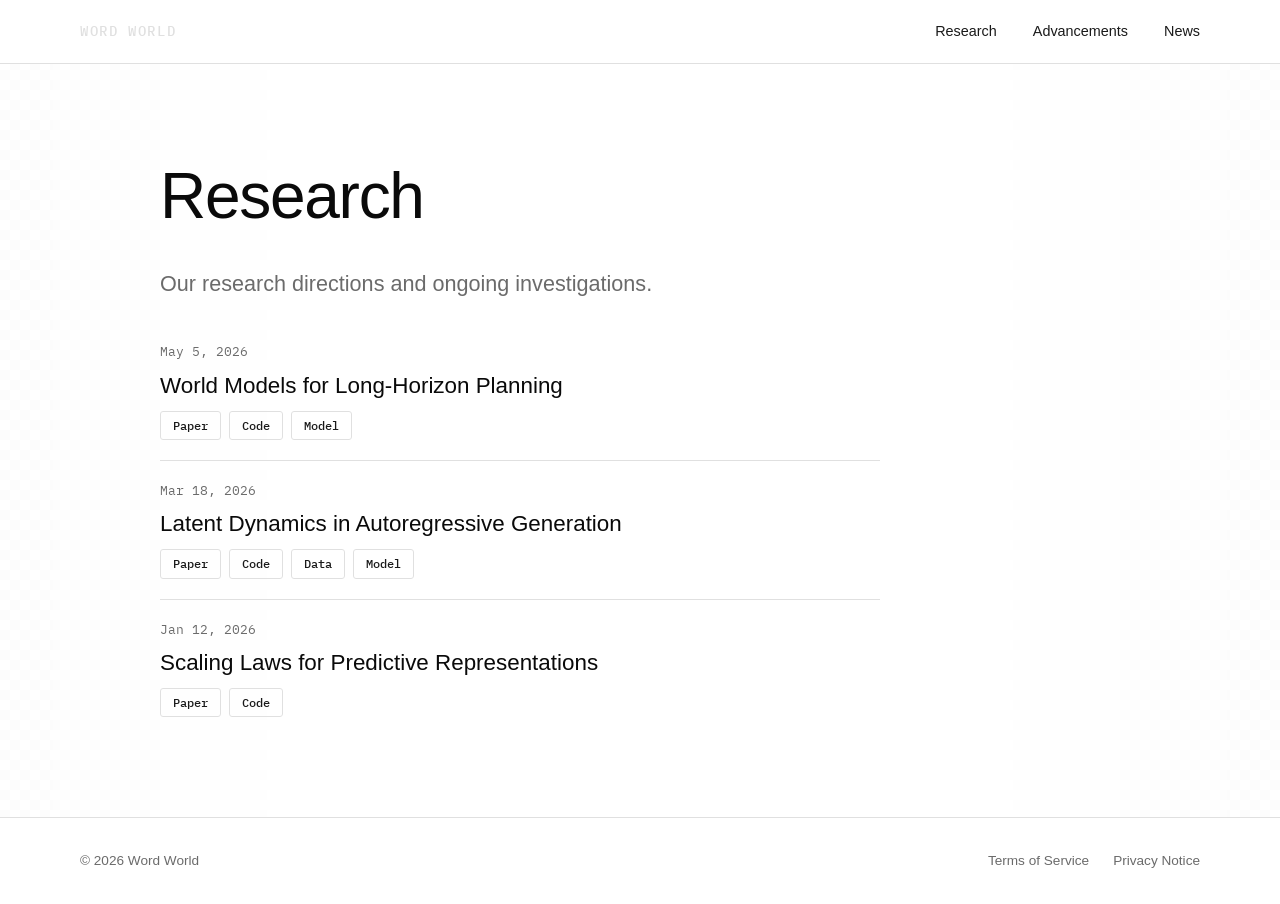
<file: docs/research/index.html>
<!DOCTYPE html>
<html lang="en">
<head>
    <meta charset="UTF-8">
    <meta name="viewport" content="width=device-width, initial-scale=1.0">
    <title>Research — Word World</title>
    <link rel="preconnect" href="https://fonts.googleapis.com">
    <link rel="preconnect" href="https://fonts.gstatic.com" crossorigin>
    <link href="https://fonts.googleapis.com/css2?family=IBM+Plex+Sans:wght@300;400;500;600&family=IBM+Plex+Mono:wght@400;500&display=swap" rel="stylesheet">
    <link rel="stylesheet" href="../style.css">
</head>
<body>
    <header class="header">
        <nav class="nav">
            <a href="/" class="nav-logo">WORD WORLD</a>
            <div class="nav-links">
                <a href="/research/">Research</a>
                <a href="/tinker/">Advancements</a>
                <a href="/news/">News</a>
            </div>
            <button class="nav-toggle" aria-label="Toggle menu">
                <span></span>
                <span></span>
            </button>
        </nav>
    </header>
    <div class="mobile-menu">
        <a href="/research/">Research</a>
        <a href="/tinker/">Advancements</a>
        <a href="/news/">News</a>
    </div>
    <main>
        <section class="hero hero--compact">
            <div class="container">
                <h1 class="hero-title">Research</h1>
                <p class="hero-subtitle">
                    Our research directions and ongoing investigations.
                </p>
            </div>
        </section>

        <section class="timeline-section">
            <div class="container">
                <div class="timeline">

                    <article class="timeline-item">
                        <time class="timeline-date">May 5, 2026</time>
                        <h2 class="timeline-title"><a href="/research/world-models-planning/">World Models for Long-Horizon Planning<span class="arrow">→</span></a></h2>
                        <div class="timeline-resources">
                            <a href="#" class="resource-tag">Paper</a>
                            <a href="#" class="resource-tag">Code</a>
                            <a href="#" class="resource-tag">Model</a>
                        </div>
                    </article>

                    <article class="timeline-item">
                        <time class="timeline-date">Mar 18, 2026</time>
                        <h2 class="timeline-title"><a href="/research/latent-dynamics/">Latent Dynamics in Autoregressive Generation<span class="arrow">→</span></a></h2>
                        <div class="timeline-resources">
                            <a href="#" class="resource-tag">Paper</a>
                            <a href="#" class="resource-tag">Code</a>
                            <a href="#" class="resource-tag">Data</a>
                            <a href="#" class="resource-tag">Model</a>
                        </div>
                    </article>

                    <article class="timeline-item">
                        <time class="timeline-date">Jan 12, 2026</time>
                        <h2 class="timeline-title"><a href="/research/scaling-laws/">Scaling Laws for Predictive Representations<span class="arrow">→</span></a></h2>
                        <div class="timeline-resources">
                            <a href="#" class="resource-tag">Paper</a>
                            <a href="#" class="resource-tag">Code</a>
                        </div>
                    </article>

                </div>
            </div>
        </section>
    </main>
    <footer class="footer">
        <div class="container footer-inner">
            <span class="footer-copy">&copy; 2026 Word World</span>
            <div class="footer-links">
                <a href="/legal/tos/">Terms of Service</a>
                <a href="/legal/privacy/">Privacy Notice</a>
            </div>
        </div>
    </footer>
    <script src="../main.js"></script>
</body>
</html>
</file>
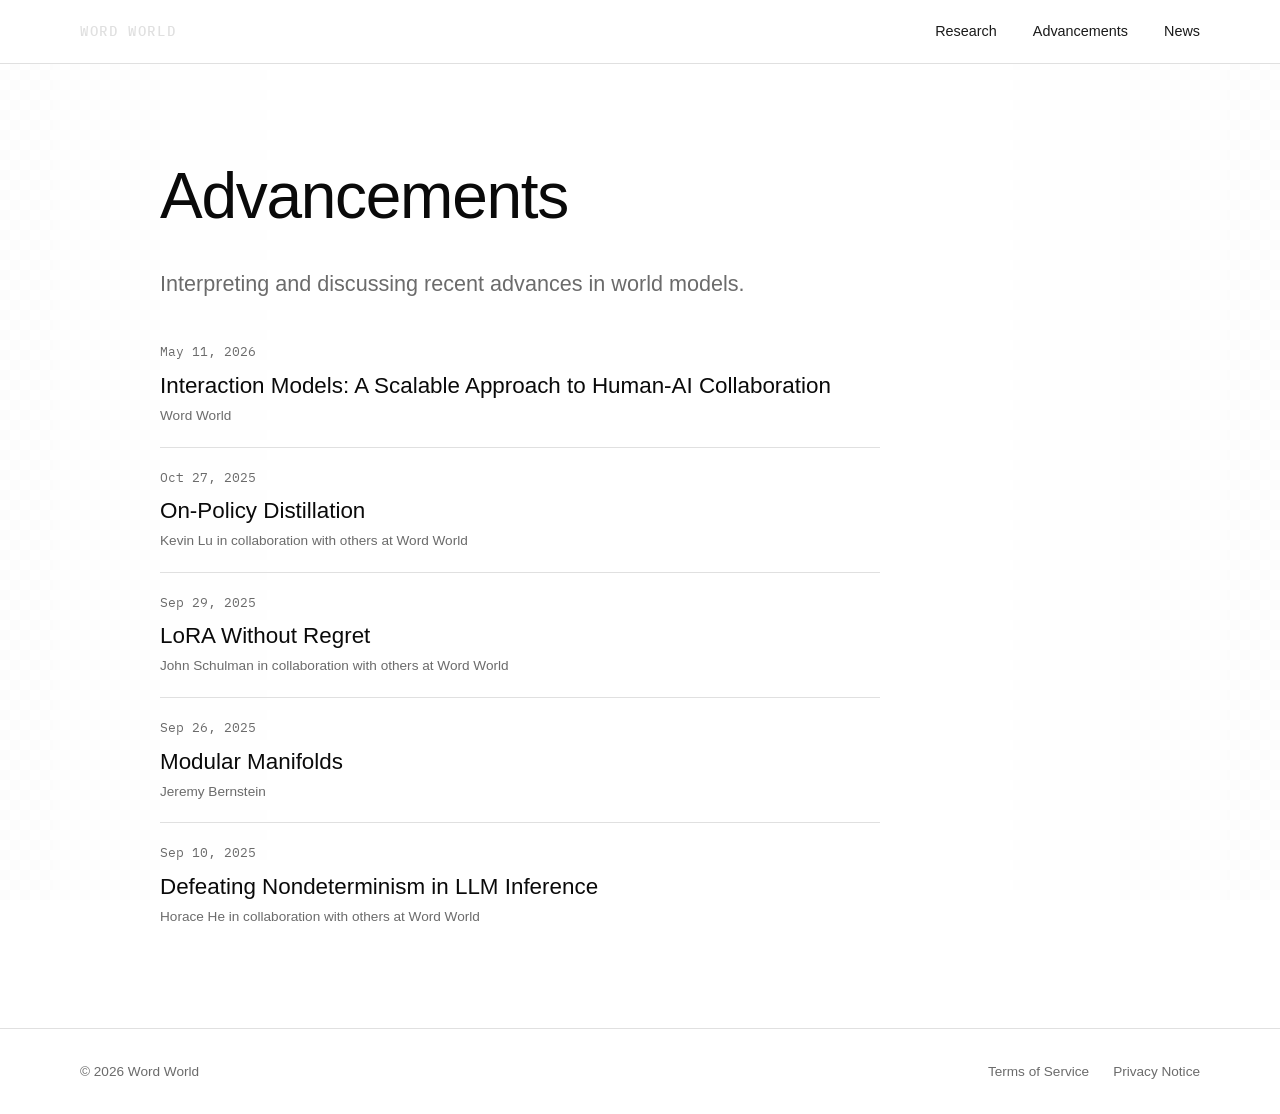
<file: docs/tinker/index.html>
<!DOCTYPE html>
<html lang="en">
<head>
    <meta charset="UTF-8">
    <meta name="viewport" content="width=device-width, initial-scale=1.0">
    <title>Advancements — Word World</title>
    <link rel="preconnect" href="https://fonts.googleapis.com">
    <link rel="preconnect" href="https://fonts.gstatic.com" crossorigin>
    <link href="https://fonts.googleapis.com/css2?family=IBM+Plex+Sans:wght@300;400;500;600&family=IBM+Plex+Mono:wght@400;500&display=swap" rel="stylesheet">
    <link rel="stylesheet" href="../style.css">
</head>
<body>
    <header class="header">
        <nav class="nav">
            <a href="/" class="nav-logo">WORD WORLD</a>
            <div class="nav-links">
                <a href="/research/">Research</a>
                <a href="/tinker/">Advancements</a>
                <a href="/news/">News</a>
            </div>
            <button class="nav-toggle" aria-label="Toggle menu">
                <span></span>
                <span></span>
            </button>
        </nav>
    </header>
    <div class="mobile-menu">
        <a href="/research/">Research</a>
        <a href="/tinker/">Advancements</a>
        <a href="/news/">News</a>
    </div>
    <main>
        <section class="hero hero--compact">
            <div class="container">
                <h1 class="hero-title">Advancements</h1>
                <p class="hero-subtitle">
                    Interpreting and discussing recent advances in world models.
                </p>
            </div>
        </section>

        <section class="timeline-section">
            <div class="container">
                <div class="timeline">

                    <article class="timeline-item">
                        <time class="timeline-date">May 11, 2026</time>
                        <h2 class="timeline-title"><a href="#">Interaction Models: A Scalable Approach to Human-AI Collaboration<span class="arrow">→</span></a></h2>
                        <p class="timeline-author">Word World</p>
                    </article>

                    <article class="timeline-item">
                        <time class="timeline-date">Oct 27, 2025</time>
                        <h2 class="timeline-title"><a href="#">On-Policy Distillation<span class="arrow">→</span></a></h2>
                        <p class="timeline-author">Kevin Lu in collaboration with others at Word World</p>
                    </article>

                    <article class="timeline-item">
                        <time class="timeline-date">Sep 29, 2025</time>
                        <h2 class="timeline-title"><a href="#">LoRA Without Regret<span class="arrow">→</span></a></h2>
                        <p class="timeline-author">John Schulman in collaboration with others at Word World</p>
                    </article>

                    <article class="timeline-item">
                        <time class="timeline-date">Sep 26, 2025</time>
                        <h2 class="timeline-title"><a href="#">Modular Manifolds<span class="arrow">→</span></a></h2>
                        <p class="timeline-author">Jeremy Bernstein</p>
                    </article>

                    <article class="timeline-item">
                        <time class="timeline-date">Sep 10, 2025</time>
                        <h2 class="timeline-title"><a href="#">Defeating Nondeterminism in LLM Inference<span class="arrow">→</span></a></h2>
                        <p class="timeline-author">Horace He in collaboration with others at Word World</p>
                    </article>

                </div>
            </div>
        </section>
    </main>
    <footer class="footer">
        <div class="container footer-inner">
            <span class="footer-copy">&copy; 2026 Word World</span>
            <div class="footer-links">
                <a href="/legal/tos/">Terms of Service</a>
                <a href="/legal/privacy/">Privacy Notice</a>
            </div>
        </div>
    </footer>
    <script src="../main.js"></script>
</body>
</html>
</file>
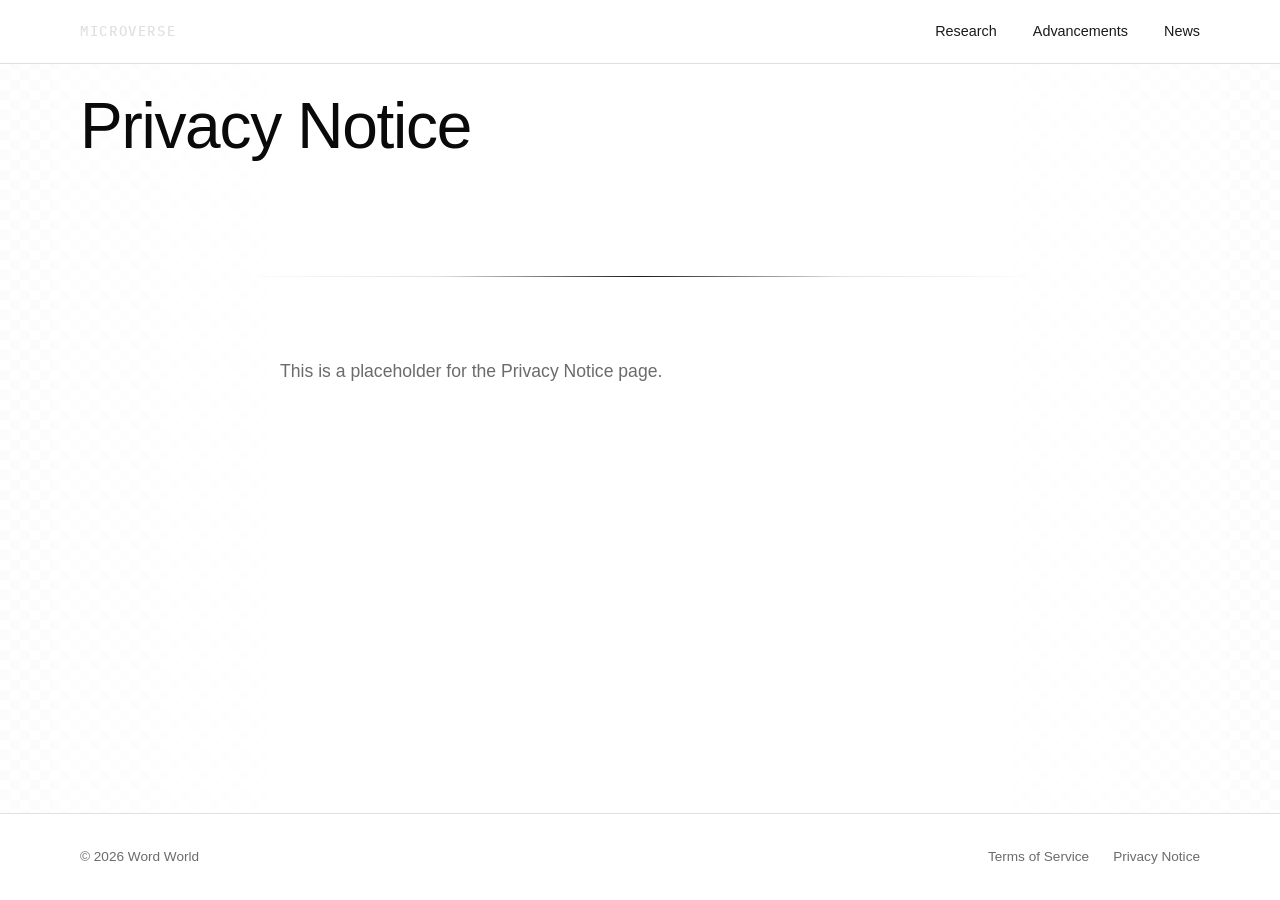
<file: legal/privacy/index.html>
<!DOCTYPE html>
<html lang="en">
<head>
    <meta charset="UTF-8">
    <meta name="viewport" content="width=device-width, initial-scale=1.0">
    <title>Privacy Notice — MicroVerse</title>
    <link rel="preconnect" href="https://fonts.googleapis.com">
    <link rel="preconnect" href="https://fonts.gstatic.com" crossorigin>
    <link href="https://fonts.googleapis.com/css2?family=IBM+Plex+Sans:wght@300;400;500;600&family=IBM+Plex+Mono:wght@400;500&display=swap" rel="stylesheet">
    <link rel="stylesheet" href="../../style.css">
</head>
<body>
    <header class="header">
        <nav class="nav">
            <a href="../../" class="nav-logo">MICROVERSE</a>
            <div class="nav-links">
                <a href="../../research/">Research</a>
                <a href="../../advancements/">Advancements</a>
                <a href="../../news/">News</a>
            </div>
            <button class="nav-toggle" aria-label="Toggle menu">
                <span></span>
                <span></span>
            </button>
        </nav>
    </header>
    <main>
        <section class="hero">
            <div class="container">
                <h1 class="hero-title">Privacy Notice</h1>
            </div>
        </section>
        <section class="pillar">
            <div class="container">
                <div class="pillar-content">
                    <p class="pillar-text">
                        This is a placeholder for the Privacy Notice page.
                    </p>
                </div>
            </div>
        </section>
    </main>
    <footer class="footer">
        <div class="container footer-inner">
            <span class="footer-copy">&copy; 2026 Word World</span>
            <div class="footer-links">
                <a href="/legal/tos/">Terms of Service</a>
                <a href="/legal/privacy/">Privacy Notice</a>
            </div>
        </div>
    </footer>
    <script src="../../main.js"></script>
</body>
</html>
</file>
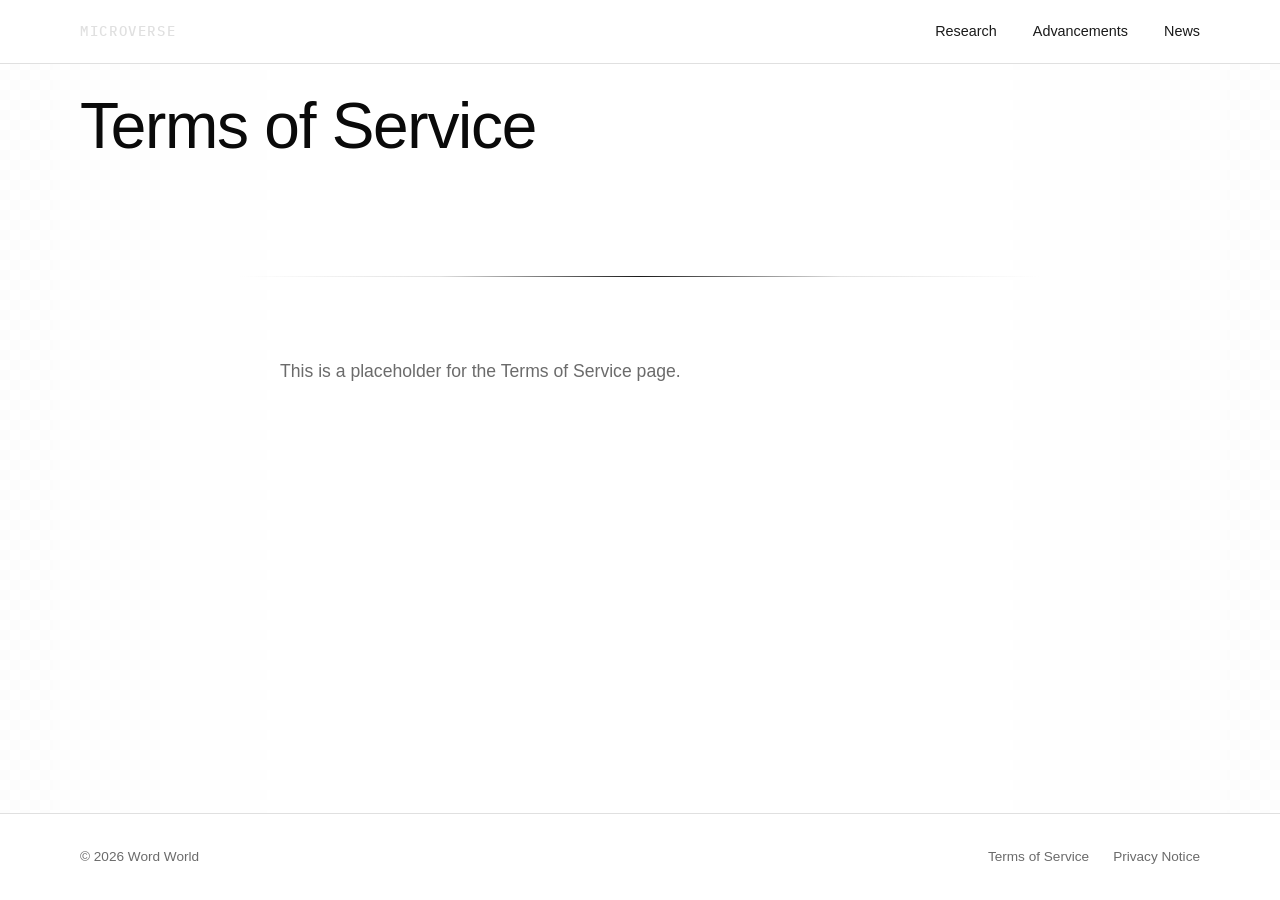
<file: legal/tos/index.html>
<!DOCTYPE html>
<html lang="en">
<head>
    <meta charset="UTF-8">
    <meta name="viewport" content="width=device-width, initial-scale=1.0">
    <title>Terms of Service — MicroVerse</title>
    <link rel="preconnect" href="https://fonts.googleapis.com">
    <link rel="preconnect" href="https://fonts.gstatic.com" crossorigin>
    <link href="https://fonts.googleapis.com/css2?family=IBM+Plex+Sans:wght@300;400;500;600&family=IBM+Plex+Mono:wght@400;500&display=swap" rel="stylesheet">
    <link rel="stylesheet" href="../../style.css">
</head>
<body>
    <header class="header">
        <nav class="nav">
            <a href="../../" class="nav-logo">MICROVERSE</a>
            <div class="nav-links">
                <a href="../../research/">Research</a>
                <a href="../../advancements/">Advancements</a>
                <a href="../../news/">News</a>
            </div>
            <button class="nav-toggle" aria-label="Toggle menu">
                <span></span>
                <span></span>
            </button>
        </nav>
    </header>
    <main>
        <section class="hero">
            <div class="container">
                <h1 class="hero-title">Terms of Service</h1>
            </div>
        </section>
        <section class="pillar">
            <div class="container">
                <div class="pillar-content">
                    <p class="pillar-text">
                        This is a placeholder for the Terms of Service page.
                    </p>
                </div>
            </div>
        </section>
    </main>
    <footer class="footer">
        <div class="container footer-inner">
            <span class="footer-copy">&copy; 2026 Word World</span>
            <div class="footer-links">
                <a href="/legal/tos/">Terms of Service</a>
                <a href="/legal/privacy/">Privacy Notice</a>
            </div>
        </div>
    </footer>
    <script src="../../main.js"></script>
</body>
</html>
</file>
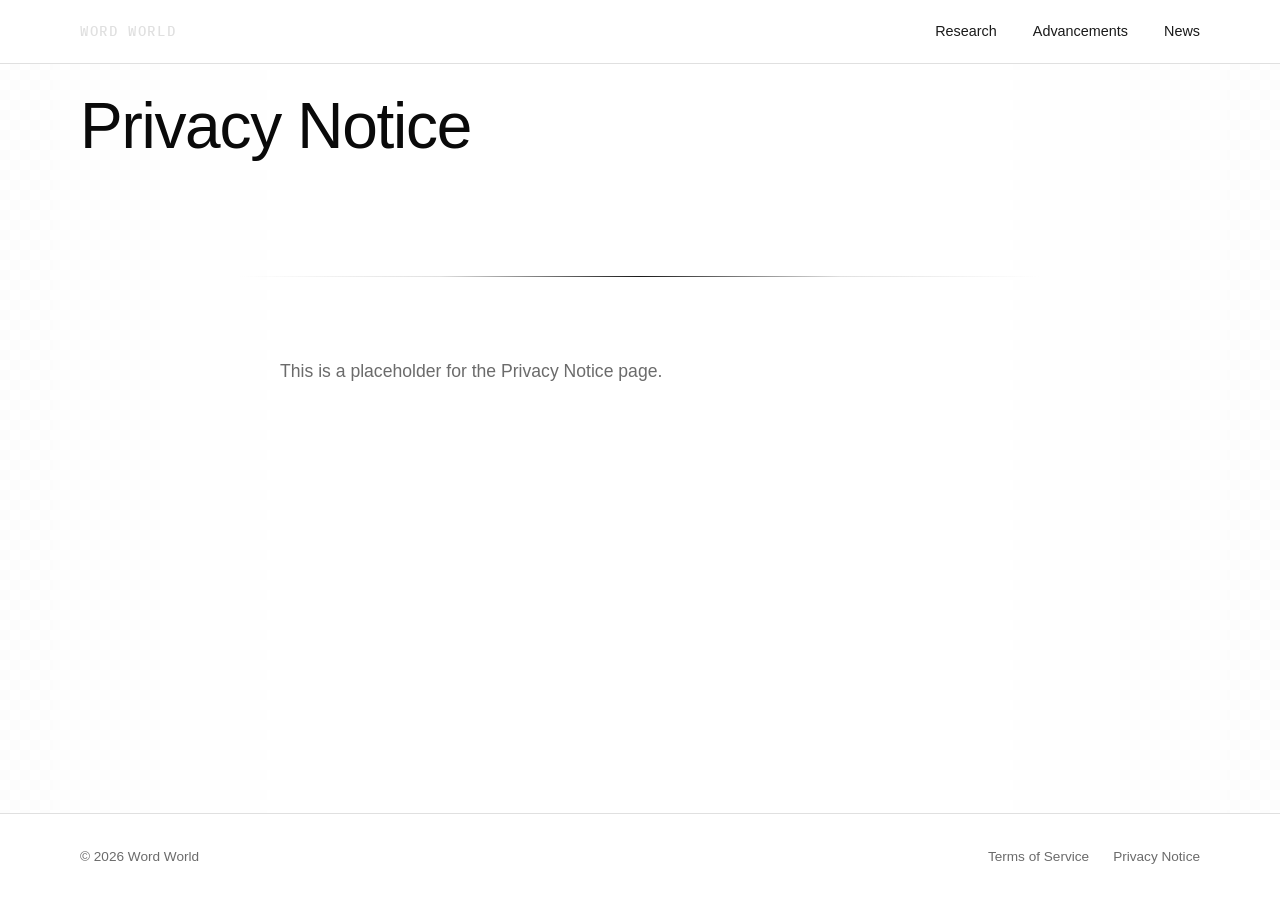
<file: docs/legal/privacy/index.html>
<!DOCTYPE html>
<html lang="en">
<head>
    <meta charset="UTF-8">
    <meta name="viewport" content="width=device-width, initial-scale=1.0">
    <title>Privacy Notice — Word World</title>
    <link rel="preconnect" href="https://fonts.googleapis.com">
    <link rel="preconnect" href="https://fonts.gstatic.com" crossorigin>
    <link href="https://fonts.googleapis.com/css2?family=IBM+Plex+Sans:wght@300;400;500;600&family=IBM+Plex+Mono:wght@400;500&display=swap" rel="stylesheet">
    <link rel="stylesheet" href="../../style.css">
</head>
<body>
    <header class="header">
        <nav class="nav">
            <a href="/" class="nav-logo">WORD WORLD</a>
            <div class="nav-links">
                <a href="/research/">Research</a>
                <a href="/tinker/">Advancements</a>
                <a href="/news/">News</a>
            </div>
            <button class="nav-toggle" aria-label="Toggle menu">
                <span></span>
                <span></span>
            </button>
        </nav>
    </header>
    <main>
        <section class="hero">
            <div class="container">
                <h1 class="hero-title">Privacy Notice</h1>
            </div>
        </section>
        <section class="pillar">
            <div class="container">
                <div class="pillar-content">
                    <p class="pillar-text">
                        This is a placeholder for the Privacy Notice page.
                    </p>
                </div>
            </div>
        </section>
    </main>
    <footer class="footer">
        <div class="container footer-inner">
            <span class="footer-copy">&copy; 2026 Word World</span>
            <div class="footer-links">
                <a href="/legal/tos/">Terms of Service</a>
                <a href="/legal/privacy/">Privacy Notice</a>
            </div>
        </div>
    </footer>
    <script src="../../main.js"></script>
</body>
</html>
</file>
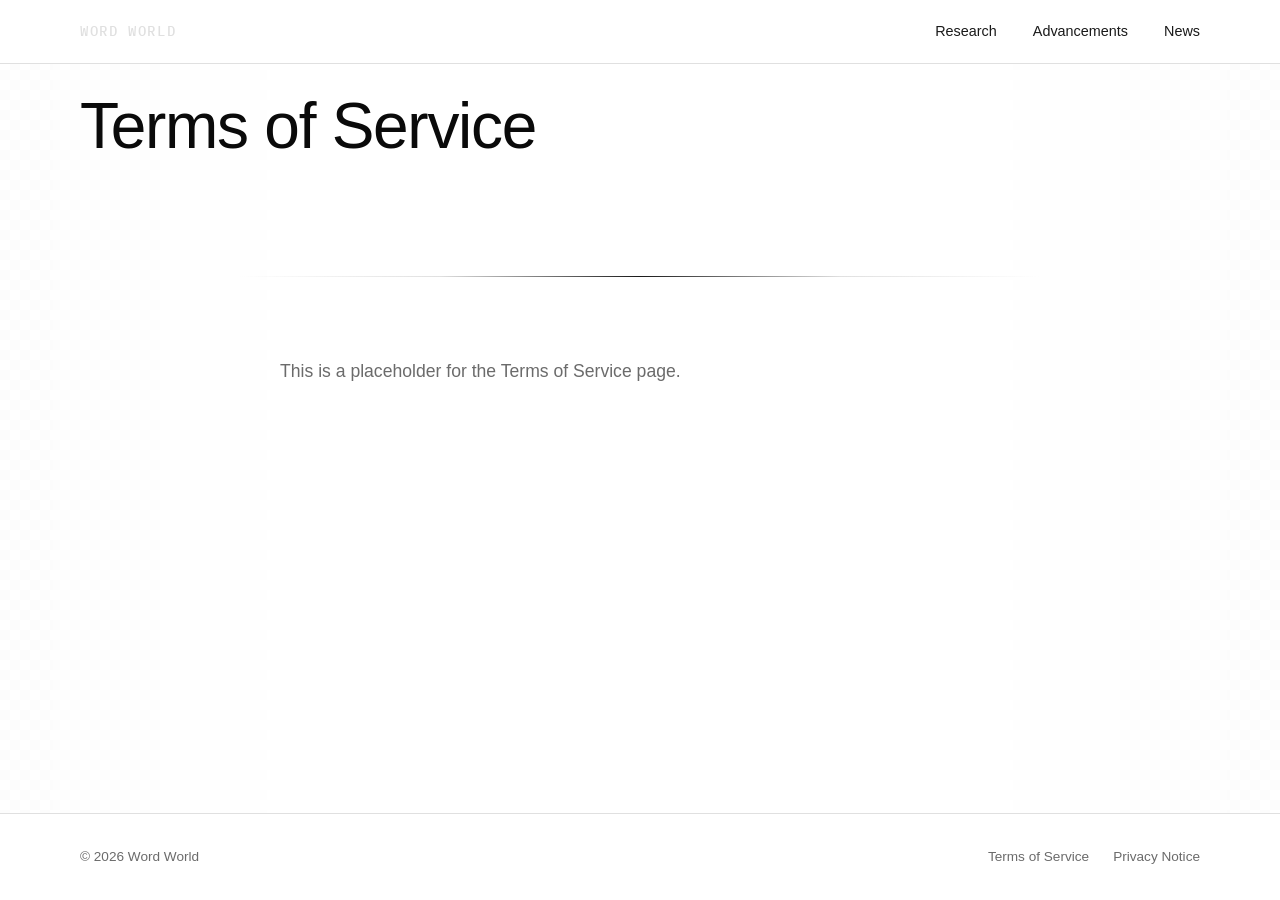
<file: docs/legal/tos/index.html>
<!DOCTYPE html>
<html lang="en">
<head>
    <meta charset="UTF-8">
    <meta name="viewport" content="width=device-width, initial-scale=1.0">
    <title>Terms of Service — Word World</title>
    <link rel="preconnect" href="https://fonts.googleapis.com">
    <link rel="preconnect" href="https://fonts.gstatic.com" crossorigin>
    <link href="https://fonts.googleapis.com/css2?family=IBM+Plex+Sans:wght@300;400;500;600&family=IBM+Plex+Mono:wght@400;500&display=swap" rel="stylesheet">
    <link rel="stylesheet" href="../../style.css">
</head>
<body>
    <header class="header">
        <nav class="nav">
            <a href="/" class="nav-logo">WORD WORLD</a>
            <div class="nav-links">
                <a href="/research/">Research</a>
                <a href="/tinker/">Advancements</a>
                <a href="/news/">News</a>
            </div>
            <button class="nav-toggle" aria-label="Toggle menu">
                <span></span>
                <span></span>
            </button>
        </nav>
    </header>
    <main>
        <section class="hero">
            <div class="container">
                <h1 class="hero-title">Terms of Service</h1>
            </div>
        </section>
        <section class="pillar">
            <div class="container">
                <div class="pillar-content">
                    <p class="pillar-text">
                        This is a placeholder for the Terms of Service page.
                    </p>
                </div>
            </div>
        </section>
    </main>
    <footer class="footer">
        <div class="container footer-inner">
            <span class="footer-copy">&copy; 2026 Word World</span>
            <div class="footer-links">
                <a href="/legal/tos/">Terms of Service</a>
                <a href="/legal/privacy/">Privacy Notice</a>
            </div>
        </div>
    </footer>
    <script src="../../main.js"></script>
</body>
</html>
</file>
<file: style.css>
/* Reset & Base */
*,
*::before,
*::after {
    margin: 0;
    padding: 0;
    box-sizing: border-box;
}

:root {
    --color-black: #0a0a0a;
    --color-dark: #1a1a1a;
    --color-gray: #6b6b6b;
    --color-light: #f5f5f5;
    --color-white: #ffffff;
    --color-border: #e0e0e0;
    --font-sans: -apple-system, BlinkMacSystemFont, 'Segoe UI', sans-serif;
    --font-mono: 'IBM Plex Mono', monospace;
    --max-width: 1200px;
    --spacing-section: 80px;
    --spacing-md: 40px;
    --transition: 0.3s cubic-bezier(0.4, 0, 0.2, 1);
}

html {
    font-size: 16px;
    scroll-behavior: smooth;
}

body {
    font-family: var(--font-sans);
    color: var(--color-black);
    background: var(--color-white);
    line-height: 1.6;
    -webkit-font-smoothing: antialiased;
    -moz-osx-font-smoothing: grayscale;
    position: relative;
}

body::before {
    content: '';
    position: fixed;
    inset: 0;
    pointer-events: none;
    z-index: 0;
    background-image:
        linear-gradient(45deg, #f0f0f0 25%, transparent 25%),
        linear-gradient(-45deg, #f0f0f0 25%, transparent 25%),
        linear-gradient(45deg, transparent 75%, #f0f0f0 75%),
        linear-gradient(-45deg, transparent 75%, #f0f0f0 75%);
    background-size: 20px 20px;
    background-position: 0 0, 0 10px, 10px -10px, -10px 0px;
    mask-image: linear-gradient(to right, rgba(0,0,0,0.2) 0%, transparent 25%, transparent 75%, rgba(0,0,0,0.2) 100%);
    -webkit-mask-image: linear-gradient(to right, rgba(0,0,0,0.2) 0%, transparent 25%, transparent 75%, rgba(0,0,0,0.2) 100%);
}

body > * {
    position: relative;
    z-index: 1;
}

a {
    color: inherit;
    text-decoration: none;
}

/* Container */
.container {
    max-width: var(--max-width);
    margin: 0 auto;
    padding: 0 40px;
}

/* Header / Navigation */
.header {
    position: fixed;
    top: 0;
    left: 0;
    right: 0;
    z-index: 100;
    background: var(--color-white);
    border-bottom: 1px solid var(--color-border);
}

.nav {
    display: flex;
    align-items: center;
    justify-content: space-between;
    max-width: var(--max-width);
    margin: 0 auto;
    padding: 20px 40px;
}

.nav-logo {
    font-family: var(--font-mono);
    font-size: 0.85rem;
    font-weight: 500;
    letter-spacing: 0.12em;
    text-transform: uppercase;
    color: var(--color-border);
    transition: color 0.3s cubic-bezier(0.4, 0, 0.2, 1);
}

.nav-logo:hover {
    color: var(--color-black);
}

.nav-logo--hidden {
    visibility: hidden;
}

/* Home Logo (centered in hero) */
.home-logo {
    font-family: var(--font-mono);
    font-size: clamp(2.5rem, 5vw, 4rem);
    font-weight: 500;
    letter-spacing: 0.12em;
    text-transform: uppercase;
    text-align: center;
    margin-bottom: 48px;
    cursor: default;
    position: relative;
    display: flex;
    justify-content: center;
    align-items: center;
    overflow: visible;
}

.home-logo-text {
    position: relative;
    z-index: 1;
    display: inline-block;
}

/* Mouth animation */
.mouth-container {
    display: inline-block;
    width: 40px;
    height: 24px;
    vertical-align: middle;
    margin: 0 2px;
    position: relative;
}

.mouth {
    display: block;
    position: absolute;
    top: 50%;
    left: 50%;
    transform: translate(-50%, -50%);
    opacity: 0;
    transition: opacity 0.2s;
}

.home-logo:hover .mouth {
    opacity: 1;
}

.home-logo:hover .mouth-upper {
    animation: talkUpper 0.4s ease-in-out infinite;
}

.home-logo:hover .mouth-lower {
    animation: talkLower 0.4s ease-in-out infinite;
}

@keyframes talkUpper {
    0% { d: path("M5,12 Q20,12 35,12"); }
    25% { d: path("M5,10 Q20,6 35,10"); }
    50% { d: path("M5,11 Q20,9 35,11"); }
    75% { d: path("M5,10 Q20,6 35,10"); }
    100% { d: path("M5,12 Q20,12 35,12"); }
}

@keyframes talkLower {
    0% { d: path("M5,12 Q20,12 35,12"); }
    25% { d: path("M5,14 Q20,18 35,14"); }
    50% { d: path("M5,13 Q20,15 35,13"); }
    75% { d: path("M5,14 Q20,18 35,14"); }
    100% { d: path("M5,12 Q20,12 35,12"); }
}

/* Burst lines generated by JS */
.burst-line {
    position: absolute;
    background: var(--color-black);
    pointer-events: none;
    animation: lineShoot 0.8s cubic-bezier(0.4, 0, 0.2, 1) forwards;
}

.burst-line--left {
    right: 100%;
    width: 0;
}

.burst-line--right {
    left: 100%;
    width: 0;
}

@keyframes lineShoot {
    0% {
        width: 0;
        opacity: 1;
    }
    40% {
        width: 60px;
        opacity: 0.9;
    }
    100% {
        width: 180px;
        opacity: 0;
    }
}

.nav-links {
    display: flex;
    align-items: center;
    gap: 36px;
}

.nav-links a {
    font-size: 0.9rem;
    font-weight: 400;
    color: var(--color-dark);
    transition: color var(--transition);
    position: relative;
}

.nav-links a::after {
    content: '';
    position: absolute;
    bottom: -4px;
    left: 0;
    width: 0;
    height: 1.5px;
    background: var(--color-black);
    transition: width 0.3s cubic-bezier(0.4, 0, 0.2, 1);
}

.nav-links a:hover::after {
    width: 100%;
}

.nav-links a:hover {
    color: var(--color-black);
}

.nav-cta {
    padding: 8px 20px;
    border: 1px solid var(--color-black);
    border-radius: 4px;
    font-weight: 500;
    transition: background var(--transition), color var(--transition);
}

.nav-cta:hover {
    background: var(--color-black);
    color: var(--color-white) !important;
}

.nav-toggle {
    display: none;
    flex-direction: column;
    gap: 5px;
    background: none;
    border: none;
    cursor: pointer;
    padding: 4px;
}

.nav-toggle span {
    display: block;
    width: 24px;
    height: 2px;
    background: var(--color-black);
    transition: transform var(--transition);
}

/* Mobile Menu */
.mobile-menu {
    display: none;
    position: fixed;
    top: 65px;
    left: 0;
    right: 0;
    background: var(--color-white);
    border-bottom: 1px solid var(--color-border);
    padding: 24px 40px;
    z-index: 99;
    flex-direction: column;
    gap: 20px;
}

.mobile-menu.active {
    display: flex;
}

.mobile-menu a {
    font-size: 1.1rem;
    font-weight: 400;
}

/* Hero Section */
.hero {
    padding-top: 90px;
    padding-bottom: var(--spacing-section);
}

.hero-title {
    font-size: clamp(2.5rem, 5vw, 4rem);
    font-weight: 300;
    line-height: 1.15;
    letter-spacing: -0.02em;
    margin-bottom: 32px;
    max-width: 800px;
}

.hero-subtitle {
    font-size: clamp(1.1rem, 2vw, 1.35rem);
    line-height: 1.7;
    color: var(--color-gray);
    max-width: 680px;
    font-weight: 300;
}

/* Slogan */
.slogan {
    text-align: center;
    font-size: 1.1rem;
    font-weight: 300;
    color: var(--color-gray);
    letter-spacing: 0.05em;
    margin-bottom: 40px;
}

/* Inline Links */
.inline-link {
    text-decoration: underline;
    text-underline-offset: 3px;
    color: inherit;
    transition: opacity var(--transition);
}

.inline-link:hover {
    opacity: 0.6;
}

/* Mission Statement */
.mission-statement {
    max-width: 720px;
    margin: 0 auto;
    text-align: left;
}

/* Credentials Section */
.credentials {
    padding-bottom: var(--spacing-section);
    border-bottom: 1px solid var(--color-border);
}

.credentials-text {
    font-size: clamp(1.1rem, 1.8vw, 1.3rem);
    line-height: 1.8;
    color: var(--color-gray);
    max-width: 720px;
    font-weight: 300;
}

.credentials-text .highlight {
    color: var(--color-black);
    font-weight: 500;
}

/* Pillar Sections */
.pillar {
    padding: var(--spacing-section) 0;
    border-bottom: none;
    position: relative;
}

.pillar::before {
    content: '';
    position: absolute;
    top: 0;
    left: 50%;
    transform: translateX(-50%);
    width: 800px;
    height: 1px;
    background: linear-gradient(to right, transparent, var(--color-border), var(--color-dark), var(--color-border), transparent);
}

.pillar:last-of-type {
    border-bottom: none;
}

.pillar-content {
    max-width: 720px;
    margin: 0 auto;
    text-align: left;
}

.pillar-title {
    font-size: clamp(1.8rem, 3.5vw, 2.8rem);
    font-weight: 300;
    line-height: 1.2;
    letter-spacing: -0.015em;
    margin-bottom: 28px;
}

.pillar-text {
    font-size: 1.1rem;
    line-height: 1.8;
    color: var(--color-gray);
    font-weight: 300;
    margin-bottom: 24px;
}

.pillar-link {
    display: inline-block;
    font-size: 0.95rem;
    font-weight: 500;
    color: var(--color-black);
    border-bottom: 1px solid var(--color-black);
    padding-bottom: 2px;
    transition: opacity var(--transition);
}

.pillar-link:hover {
    opacity: 0.6;
}

.pillar--first {
    border-top: none;
}

.pillar--emphasis {
    background: var(--color-light);
    border-bottom: none;
}

/* Tooltip */
.tooltip-wrapper {
    position: relative;
    display: inline-block;
}

.tooltip {
    position: absolute;
    bottom: calc(100% + 10px);
    left: 50%;
    transform: translateX(-50%);
    background: var(--color-white);
    color: var(--color-dark);
    padding: 14px 18px;
    border-radius: 10px;
    white-space: nowrap;
    opacity: 0;
    visibility: hidden;
    transition: opacity 0.3s, visibility 0.3s;
    display: flex;
    flex-direction: column;
    gap: 8px;
    pointer-events: none;
    box-shadow: 0 4px 20px rgba(0, 0, 0, 0.08), 0 1px 4px rgba(0, 0, 0, 0.04);
    border: 1px solid var(--color-border);
}

.tooltip.active {
    opacity: 1;
    visibility: visible;
    pointer-events: auto;
}

.tooltip::after {
    content: '';
    position: absolute;
    top: 100%;
    left: 50%;
    transform: translateX(-50%);
    border: 6px solid transparent;
    border-top-color: var(--color-white);
    filter: drop-shadow(0 1px 1px rgba(0,0,0,0.05));
}

.tooltip-email {
    color: var(--color-dark);
    font-size: 0.85rem;
    font-family: var(--font-mono);
    cursor: pointer;
    display: flex;
    align-items: center;
    gap: 8px;
    padding: 6px 10px;
    border-radius: 6px;
    border: 1px solid var(--color-border);
    transition: border-color 0.2s, background 0.2s;
}

.tooltip-email:hover {
    border-color: var(--color-dark);
    background: var(--color-light);
}

.tooltip-email .copy-icon {
    opacity: 0.5;
    transition: opacity 0.2s;
    flex-shrink: 0;
}

.tooltip-email:hover .copy-icon {
    opacity: 1;
}

.tooltip-email.copied .copy-icon {
    color: #22c55e;
    opacity: 1;
}

.tooltip a {
    color: var(--color-white);
    font-size: 0.85rem;
    font-family: var(--font-mono);
    text-decoration: underline;
    text-underline-offset: 2px;
}

.tooltip a:hover {
    opacity: 0.7;
}

.tooltip-wrapper:hover .tooltip {
    opacity: 1;
    visibility: visible;
}

/* CTA Section */
.cta {
    padding: var(--spacing-section) 0;
    position: relative;
}

.cta::before {
    content: '';
    position: absolute;
    top: 0;
    left: 50%;
    transform: translateX(-50%);
    width: 800px;
    height: 1px;
    background: linear-gradient(to right, transparent, var(--color-border), var(--color-dark), var(--color-border), transparent);
}

.cta-title {
    font-size: clamp(2rem, 4vw, 3.2rem);
    font-weight: 300;
    line-height: 1.2;
    letter-spacing: -0.02em;
    margin-bottom: 24px;
}

.cta-text {
    font-size: 1.1rem;
    line-height: 1.8;
    color: var(--color-gray);
    font-weight: 300;
    max-width: 600px;
    margin-bottom: 40px;
}

.cta-links {
    display: flex;
    align-items: center;
    gap: 32px;
    flex-wrap: wrap;
}

.cta-button {
    display: inline-block;
    padding: 14px 32px;
    background: var(--color-black);
    color: var(--color-white);
    font-size: 0.95rem;
    font-weight: 500;
    border-radius: 4px;
    transition: opacity var(--transition);
}

.cta-button:hover {
    opacity: 0.8;
}

.cta-social {
    font-size: 0.95rem;
    font-weight: 500;
    color: var(--color-black);
    border-bottom: 1px solid var(--color-black);
    padding-bottom: 2px;
    transition: opacity var(--transition);
}

.cta-social:hover {
    opacity: 0.6;
}

/* Footer */
.footer {
    border-top: 1px solid var(--color-border);
    padding: 32px 0;
    background: var(--color-white);
}

/* Ensure footer stays at bottom of page even on short content */
body {
    min-height: 100vh;
    display: flex;
    flex-direction: column;
}

main {
    flex: 1;
}

/* Timeline */
.hero--compact {
    padding-top: 160px;
    padding-bottom: 40px;
}

.hero--compact .container {
    padding-left: 120px;
}

.timeline-section {
    padding-top: 0;
    padding-bottom: var(--spacing-section);
}

.timeline-section .container {
    padding-left: 120px;
}

.timeline {
    max-width: 720px;
}

.timeline-item {
    padding: 20px 0;
    border-bottom: 1px solid var(--color-border);
}

.timeline-item:first-child {
    padding-top: 0;
}

.timeline-item:last-child {
    border-bottom: none;
}

.timeline-date {
    display: block;
    font-family: var(--font-mono);
    font-size: 0.8rem;
    color: var(--color-gray);
    margin-bottom: 6px;
}

.timeline-title {
    font-size: clamp(1.1rem, 2vw, 1.4rem);
    font-weight: 400;
    line-height: 1.3;
    margin-bottom: 4px;
    display: flex;
    align-items: center;
}

.timeline-title a {
    position: relative;
    transition: color var(--transition);
}

.timeline-title a::after {
    content: '';
    position: absolute;
    bottom: -2px;
    left: 0;
    width: 0;
    height: 1.5px;
    background: var(--color-black);
    transition: width 0.3s cubic-bezier(0.4, 0, 0.2, 1);
}

.timeline-title a:hover::after {
    width: 100%;
}

.timeline-title a:hover {
    color: var(--color-black);
}

.timeline-title .arrow {
    opacity: 0;
    margin-left: 8px;
    font-size: 1.1em;
    transition: opacity var(--transition), transform var(--transition);
}

.timeline-item:hover .timeline-title .arrow {
    opacity: 1;
    transform: translateX(4px);
}

.timeline-author {
    font-size: 0.85rem;
    color: var(--color-gray);
    font-weight: 300;
}

/* Resource Tags */
.timeline-resources {
    display: flex;
    gap: 8px;
    margin-top: 10px;
    flex-wrap: wrap;
}

.resource-tag {
    display: inline-block;
    font-family: var(--font-mono);
    font-size: 0.75rem;
    font-weight: 500;
    padding: 4px 12px;
    border: 1px solid var(--color-border);
    border-radius: 3px;
    color: var(--color-dark);
    transition: background var(--transition), color var(--transition);
}

.resource-tag:hover {
    background: var(--color-black);
    color: var(--color-white);
    border-color: var(--color-black);
}

/* Category Tags */
.category-tag {
    display: inline-block;
    font-family: var(--font-mono);
    font-size: 0.75rem;
    font-weight: 500;
    padding: 4px 12px;
    background: var(--color-light);
    border-radius: 3px;
    color: var(--color-gray);
}

.footer-inner {
    display: flex;
    align-items: center;
    justify-content: space-between;
    flex-wrap: wrap;
    gap: 16px;
}

.footer-copy {
    font-size: 0.85rem;
    color: var(--color-gray);
}

.footer-links {
    display: flex;
    gap: 24px;
}

.footer-links a {
    font-size: 0.85rem;
    color: var(--color-gray);
    transition: color var(--transition);
}

.footer-links a:hover {
    color: var(--color-black);
}

/* Animations */
@keyframes fadeUp {
    from {
        opacity: 0;
        transform: translateY(30px);
    }
    to {
        opacity: 1;
        transform: translateY(0);
    }
}

.fade-in {
    opacity: 0;
    transform: translateY(30px);
    transition: opacity 0.8s cubic-bezier(0.4, 0, 0.2, 1),
                transform 0.8s cubic-bezier(0.4, 0, 0.2, 1);
}

.fade-in.visible {
    opacity: 1;
    transform: translateY(0);
}

/* Responsive */
@media (max-width: 768px) {
    :root {
        --spacing-section: 60px;
    }

    .container {
        padding: 0 20px;
    }

    .hero--compact .container,
    .timeline-section .container {
        padding-left: 20px;
        padding-right: 20px;
    }

    .nav {
        padding: 16px 20px;
    }

    .nav-links {
        display: none;
    }

    .nav-toggle {
        display: flex;
    }

    .hero {
        padding-top: 100px;
    }

    .home-logo {
        font-size: 2rem;
        margin-bottom: 32px;
    }

    .mission-statement {
        max-width: 100%;
    }

    .pillar-content {
        max-width: 100%;
    }

    .pillar::before,
    .cta::before {
        width: 90%;
    }

    .timeline {
        max-width: 100%;
    }

    .timeline-title {
        font-size: 1rem;
    }

    .cta-links {
        flex-direction: column;
        align-items: flex-start;
    }

    .footer-inner {
        flex-direction: column;
        align-items: center;
        text-align: center;
    }

    .footer-links {
        justify-content: center;
    }

    .tooltip {
        left: 0;
        transform: translateX(0);
        white-space: normal;
        min-width: 260px;
    }

    .tooltip::after {
        left: 40px;
        transform: none;
    }

    .tooltip-email {
        font-size: 0.75rem;
    }

    .resource-tag {
        font-size: 0.7rem;
        padding: 3px 8px;
    }

    .category-tag {
        font-size: 0.7rem;
        padding: 3px 8px;
    }
}
</file>
<file: docs/style.css>
/* Reset & Base */
*,
*::before,
*::after {
    margin: 0;
    padding: 0;
    box-sizing: border-box;
}

:root {
    --color-black: #0a0a0a;
    --color-dark: #1a1a1a;
    --color-gray: #6b6b6b;
    --color-light: #f5f5f5;
    --color-white: #ffffff;
    --color-border: #e0e0e0;
    --font-sans: -apple-system, BlinkMacSystemFont, 'Segoe UI', sans-serif;
    --font-mono: 'IBM Plex Mono', monospace;
    --max-width: 1200px;
    --spacing-section: 80px;
    --spacing-md: 40px;
    --transition: 0.3s cubic-bezier(0.4, 0, 0.2, 1);
}

html {
    font-size: 16px;
    scroll-behavior: smooth;
}

body {
    font-family: var(--font-sans);
    color: var(--color-black);
    background: var(--color-white);
    line-height: 1.6;
    -webkit-font-smoothing: antialiased;
    -moz-osx-font-smoothing: grayscale;
    position: relative;
}

body::before {
    content: '';
    position: fixed;
    inset: 0;
    pointer-events: none;
    z-index: 0;
    background-image:
        linear-gradient(45deg, #f0f0f0 25%, transparent 25%),
        linear-gradient(-45deg, #f0f0f0 25%, transparent 25%),
        linear-gradient(45deg, transparent 75%, #f0f0f0 75%),
        linear-gradient(-45deg, transparent 75%, #f0f0f0 75%);
    background-size: 20px 20px;
    background-position: 0 0, 0 10px, 10px -10px, -10px 0px;
    mask-image: linear-gradient(to right, rgba(0,0,0,0.2) 0%, transparent 25%, transparent 75%, rgba(0,0,0,0.2) 100%);
    -webkit-mask-image: linear-gradient(to right, rgba(0,0,0,0.2) 0%, transparent 25%, transparent 75%, rgba(0,0,0,0.2) 100%);
}

body > * {
    position: relative;
    z-index: 1;
}

a {
    color: inherit;
    text-decoration: none;
}

/* Container */
.container {
    max-width: var(--max-width);
    margin: 0 auto;
    padding: 0 40px;
}

/* Header / Navigation */
.header {
    position: fixed;
    top: 0;
    left: 0;
    right: 0;
    z-index: 100;
    background: var(--color-white);
    border-bottom: 1px solid var(--color-border);
}

.nav {
    display: flex;
    align-items: center;
    justify-content: space-between;
    max-width: var(--max-width);
    margin: 0 auto;
    padding: 20px 40px;
}

.nav-logo {
    font-family: var(--font-mono);
    font-size: 0.85rem;
    font-weight: 500;
    letter-spacing: 0.12em;
    text-transform: uppercase;
    color: var(--color-border);
    transition: color 0.3s cubic-bezier(0.4, 0, 0.2, 1);
}

.nav-logo:hover {
    color: var(--color-black);
}

.nav-logo--hidden {
    visibility: hidden;
}

/* Home Logo (centered in hero) */
.home-logo {
    font-family: var(--font-mono);
    font-size: clamp(2.5rem, 5vw, 4rem);
    font-weight: 500;
    letter-spacing: 0.12em;
    text-transform: uppercase;
    text-align: center;
    margin-bottom: 48px;
    cursor: default;
    position: relative;
    display: flex;
    justify-content: center;
    align-items: center;
    overflow: visible;
}

.home-logo-text {
    position: relative;
    z-index: 1;
    display: inline-block;
}

/* Mouth animation */
.mouth-container {
    display: inline-block;
    width: 40px;
    height: 24px;
    vertical-align: middle;
    margin: 0 2px;
    position: relative;
}

.mouth {
    display: block;
    position: absolute;
    top: 50%;
    left: 50%;
    transform: translate(-50%, -50%);
    opacity: 0;
    transition: opacity 0.2s;
}

.home-logo:hover .mouth {
    opacity: 1;
}

.home-logo:hover .mouth-upper {
    animation: talkUpper 0.4s ease-in-out infinite;
}

.home-logo:hover .mouth-lower {
    animation: talkLower 0.4s ease-in-out infinite;
}

@keyframes talkUpper {
    0% { d: path("M5,12 Q20,12 35,12"); }
    25% { d: path("M5,10 Q20,6 35,10"); }
    50% { d: path("M5,11 Q20,9 35,11"); }
    75% { d: path("M5,10 Q20,6 35,10"); }
    100% { d: path("M5,12 Q20,12 35,12"); }
}

@keyframes talkLower {
    0% { d: path("M5,12 Q20,12 35,12"); }
    25% { d: path("M5,14 Q20,18 35,14"); }
    50% { d: path("M5,13 Q20,15 35,13"); }
    75% { d: path("M5,14 Q20,18 35,14"); }
    100% { d: path("M5,12 Q20,12 35,12"); }
}

/* Burst lines generated by JS */
.burst-line {
    position: absolute;
    background: var(--color-black);
    pointer-events: none;
    animation: lineShoot 0.8s cubic-bezier(0.4, 0, 0.2, 1) forwards;
}

.burst-line--left {
    right: 100%;
    width: 0;
}

.burst-line--right {
    left: 100%;
    width: 0;
}

@keyframes lineShoot {
    0% {
        width: 0;
        opacity: 1;
    }
    40% {
        width: 60px;
        opacity: 0.9;
    }
    100% {
        width: 180px;
        opacity: 0;
    }
}

.nav-links {
    display: flex;
    align-items: center;
    gap: 36px;
}

.nav-links a {
    font-size: 0.9rem;
    font-weight: 400;
    color: var(--color-dark);
    transition: color var(--transition);
    position: relative;
}

.nav-links a::after {
    content: '';
    position: absolute;
    bottom: -4px;
    left: 0;
    width: 0;
    height: 1.5px;
    background: var(--color-black);
    transition: width 0.3s cubic-bezier(0.4, 0, 0.2, 1);
}

.nav-links a:hover::after {
    width: 100%;
}

.nav-links a:hover {
    color: var(--color-black);
}

.nav-cta {
    padding: 8px 20px;
    border: 1px solid var(--color-black);
    border-radius: 4px;
    font-weight: 500;
    transition: background var(--transition), color var(--transition);
}

.nav-cta:hover {
    background: var(--color-black);
    color: var(--color-white) !important;
}

.nav-toggle {
    display: none;
    flex-direction: column;
    gap: 5px;
    background: none;
    border: none;
    cursor: pointer;
    padding: 4px;
}

.nav-toggle span {
    display: block;
    width: 24px;
    height: 2px;
    background: var(--color-black);
    transition: transform var(--transition);
}

/* Mobile Menu */
.mobile-menu {
    display: none;
    position: fixed;
    top: 65px;
    left: 0;
    right: 0;
    background: var(--color-white);
    border-bottom: 1px solid var(--color-border);
    padding: 24px 40px;
    z-index: 99;
    flex-direction: column;
    gap: 20px;
}

.mobile-menu.active {
    display: flex;
}

.mobile-menu a {
    font-size: 1.1rem;
    font-weight: 400;
}

/* Hero Section */
.hero {
    padding-top: 90px;
    padding-bottom: var(--spacing-section);
}

.hero-title {
    font-size: clamp(2.5rem, 5vw, 4rem);
    font-weight: 300;
    line-height: 1.15;
    letter-spacing: -0.02em;
    margin-bottom: 32px;
    max-width: 800px;
}

.hero-subtitle {
    font-size: clamp(1.1rem, 2vw, 1.35rem);
    line-height: 1.7;
    color: var(--color-gray);
    max-width: 680px;
    font-weight: 300;
}

/* Slogan */
.slogan {
    text-align: center;
    font-size: 1.1rem;
    font-weight: 300;
    color: var(--color-gray);
    letter-spacing: 0.05em;
    margin-bottom: 40px;
}

/* Inline Links */
.inline-link {
    text-decoration: underline;
    text-underline-offset: 3px;
    color: inherit;
    transition: opacity var(--transition);
}

.inline-link:hover {
    opacity: 0.6;
}

/* Mission Statement */
.mission-statement {
    max-width: 720px;
    margin: 0 auto;
    text-align: left;
}

/* Credentials Section */
.credentials {
    padding-bottom: var(--spacing-section);
    border-bottom: 1px solid var(--color-border);
}

.credentials-text {
    font-size: clamp(1.1rem, 1.8vw, 1.3rem);
    line-height: 1.8;
    color: var(--color-gray);
    max-width: 720px;
    font-weight: 300;
}

.credentials-text .highlight {
    color: var(--color-black);
    font-weight: 500;
}

/* Pillar Sections */
.pillar {
    padding: var(--spacing-section) 0;
    border-bottom: none;
    position: relative;
}

.pillar::before {
    content: '';
    position: absolute;
    top: 0;
    left: 50%;
    transform: translateX(-50%);
    width: 800px;
    height: 1px;
    background: linear-gradient(to right, transparent, var(--color-border), var(--color-dark), var(--color-border), transparent);
}

.pillar:last-of-type {
    border-bottom: none;
}

.pillar-content {
    max-width: 720px;
    margin: 0 auto;
    text-align: left;
}

.pillar-title {
    font-size: clamp(1.8rem, 3.5vw, 2.8rem);
    font-weight: 300;
    line-height: 1.2;
    letter-spacing: -0.015em;
    margin-bottom: 28px;
}

.pillar-text {
    font-size: 1.1rem;
    line-height: 1.8;
    color: var(--color-gray);
    font-weight: 300;
    margin-bottom: 24px;
}

.pillar-link {
    display: inline-block;
    font-size: 0.95rem;
    font-weight: 500;
    color: var(--color-black);
    border-bottom: 1px solid var(--color-black);
    padding-bottom: 2px;
    transition: opacity var(--transition);
}

.pillar-link:hover {
    opacity: 0.6;
}

.pillar--first {
    border-top: none;
}

.pillar--emphasis {
    background: var(--color-light);
    border-bottom: none;
}

/* Tooltip */
.tooltip-wrapper {
    position: relative;
    display: inline-block;
}

.tooltip {
    position: absolute;
    bottom: calc(100% + 10px);
    left: 50%;
    transform: translateX(-50%);
    background: var(--color-white);
    color: var(--color-dark);
    padding: 14px 18px;
    border-radius: 10px;
    white-space: nowrap;
    opacity: 0;
    visibility: hidden;
    transition: opacity 0.3s, visibility 0.3s;
    display: flex;
    flex-direction: column;
    gap: 8px;
    pointer-events: none;
    box-shadow: 0 4px 20px rgba(0, 0, 0, 0.08), 0 1px 4px rgba(0, 0, 0, 0.04);
    border: 1px solid var(--color-border);
}

.tooltip.active {
    opacity: 1;
    visibility: visible;
    pointer-events: auto;
}

.tooltip::after {
    content: '';
    position: absolute;
    top: 100%;
    left: 50%;
    transform: translateX(-50%);
    border: 6px solid transparent;
    border-top-color: var(--color-white);
    filter: drop-shadow(0 1px 1px rgba(0,0,0,0.05));
}

.tooltip-email {
    color: var(--color-dark);
    font-size: 0.85rem;
    font-family: var(--font-mono);
    cursor: pointer;
    display: flex;
    align-items: center;
    gap: 8px;
    padding: 6px 10px;
    border-radius: 6px;
    border: 1px solid var(--color-border);
    transition: border-color 0.2s, background 0.2s;
}

.tooltip-email:hover {
    border-color: var(--color-dark);
    background: var(--color-light);
}

.tooltip-email .copy-icon {
    opacity: 0.5;
    transition: opacity 0.2s;
    flex-shrink: 0;
}

.tooltip-email:hover .copy-icon {
    opacity: 1;
}

.tooltip-email.copied .copy-icon {
    color: #22c55e;
    opacity: 1;
}

.tooltip a {
    color: var(--color-white);
    font-size: 0.85rem;
    font-family: var(--font-mono);
    text-decoration: underline;
    text-underline-offset: 2px;
}

.tooltip a:hover {
    opacity: 0.7;
}

.tooltip-wrapper:hover .tooltip {
    opacity: 1;
    visibility: visible;
}

/* CTA Section */
.cta {
    padding: var(--spacing-section) 0;
    position: relative;
}

.cta::before {
    content: '';
    position: absolute;
    top: 0;
    left: 50%;
    transform: translateX(-50%);
    width: 800px;
    height: 1px;
    background: linear-gradient(to right, transparent, var(--color-border), var(--color-dark), var(--color-border), transparent);
}

.cta-title {
    font-size: clamp(2rem, 4vw, 3.2rem);
    font-weight: 300;
    line-height: 1.2;
    letter-spacing: -0.02em;
    margin-bottom: 24px;
}

.cta-text {
    font-size: 1.1rem;
    line-height: 1.8;
    color: var(--color-gray);
    font-weight: 300;
    max-width: 600px;
    margin-bottom: 40px;
}

.cta-links {
    display: flex;
    align-items: center;
    gap: 32px;
    flex-wrap: wrap;
}

.cta-button {
    display: inline-block;
    padding: 14px 32px;
    background: var(--color-black);
    color: var(--color-white);
    font-size: 0.95rem;
    font-weight: 500;
    border-radius: 4px;
    transition: opacity var(--transition);
}

.cta-button:hover {
    opacity: 0.8;
}

.cta-social {
    font-size: 0.95rem;
    font-weight: 500;
    color: var(--color-black);
    border-bottom: 1px solid var(--color-black);
    padding-bottom: 2px;
    transition: opacity var(--transition);
}

.cta-social:hover {
    opacity: 0.6;
}

/* Footer */
.footer {
    border-top: 1px solid var(--color-border);
    padding: 32px 0;
    background: var(--color-white);
}

/* Ensure footer stays at bottom of page even on short content */
body {
    min-height: 100vh;
    display: flex;
    flex-direction: column;
}

main {
    flex: 1;
}

/* Timeline */
.hero--compact {
    padding-top: 160px;
    padding-bottom: 40px;
}

.hero--compact .container {
    padding-left: 120px;
}

.timeline-section {
    padding-top: 0;
    padding-bottom: var(--spacing-section);
}

.timeline-section .container {
    padding-left: 120px;
}

.timeline {
    max-width: 720px;
}

.timeline-item {
    padding: 20px 0;
    border-bottom: 1px solid var(--color-border);
}

.timeline-item:first-child {
    padding-top: 0;
}

.timeline-item:last-child {
    border-bottom: none;
}

.timeline-date {
    display: block;
    font-family: var(--font-mono);
    font-size: 0.8rem;
    color: var(--color-gray);
    margin-bottom: 6px;
}

.timeline-title {
    font-size: clamp(1.1rem, 2vw, 1.4rem);
    font-weight: 400;
    line-height: 1.3;
    margin-bottom: 4px;
    display: flex;
    align-items: center;
}

.timeline-title a {
    position: relative;
    transition: color var(--transition);
}

.timeline-title a::after {
    content: '';
    position: absolute;
    bottom: -2px;
    left: 0;
    width: 0;
    height: 1.5px;
    background: var(--color-black);
    transition: width 0.3s cubic-bezier(0.4, 0, 0.2, 1);
}

.timeline-title a:hover::after {
    width: 100%;
}

.timeline-title a:hover {
    color: var(--color-black);
}

.timeline-title .arrow {
    opacity: 0;
    margin-left: 8px;
    font-size: 1.1em;
    transition: opacity var(--transition), transform var(--transition);
}

.timeline-item:hover .timeline-title .arrow {
    opacity: 1;
    transform: translateX(4px);
}

.timeline-author {
    font-size: 0.85rem;
    color: var(--color-gray);
    font-weight: 300;
}

/* Resource Tags */
.timeline-resources {
    display: flex;
    gap: 8px;
    margin-top: 10px;
    flex-wrap: wrap;
}

.resource-tag {
    display: inline-block;
    font-family: var(--font-mono);
    font-size: 0.75rem;
    font-weight: 500;
    padding: 4px 12px;
    border: 1px solid var(--color-border);
    border-radius: 3px;
    color: var(--color-dark);
    transition: background var(--transition), color var(--transition);
}

.resource-tag:hover {
    background: var(--color-black);
    color: var(--color-white);
    border-color: var(--color-black);
}

/* Category Tags */
.category-tag {
    display: inline-block;
    font-family: var(--font-mono);
    font-size: 0.75rem;
    font-weight: 500;
    padding: 4px 12px;
    background: var(--color-light);
    border-radius: 3px;
    color: var(--color-gray);
}

.footer-inner {
    display: flex;
    align-items: center;
    justify-content: space-between;
    flex-wrap: wrap;
    gap: 16px;
}

.footer-copy {
    font-size: 0.85rem;
    color: var(--color-gray);
}

.footer-links {
    display: flex;
    gap: 24px;
}

.footer-links a {
    font-size: 0.85rem;
    color: var(--color-gray);
    transition: color var(--transition);
}

.footer-links a:hover {
    color: var(--color-black);
}

/* Animations */
@keyframes fadeUp {
    from {
        opacity: 0;
        transform: translateY(30px);
    }
    to {
        opacity: 1;
        transform: translateY(0);
    }
}

.fade-in {
    opacity: 0;
    transform: translateY(30px);
    transition: opacity 0.8s cubic-bezier(0.4, 0, 0.2, 1),
                transform 0.8s cubic-bezier(0.4, 0, 0.2, 1);
}

.fade-in.visible {
    opacity: 1;
    transform: translateY(0);
}

/* Responsive */
@media (max-width: 768px) {
    :root {
        --spacing-section: 60px;
    }

    .container {
        padding: 0 20px;
    }

    .hero--compact .container,
    .timeline-section .container {
        padding-left: 20px;
        padding-right: 20px;
    }

    .nav {
        padding: 16px 20px;
    }

    .nav-links {
        display: none;
    }

    .nav-toggle {
        display: flex;
    }

    .hero {
        padding-top: 100px;
    }

    .home-logo {
        font-size: 2rem;
        margin-bottom: 32px;
    }

    .mission-statement {
        max-width: 100%;
    }

    .pillar-content {
        max-width: 100%;
    }

    .pillar::before,
    .cta::before {
        width: 90%;
    }

    .timeline {
        max-width: 100%;
    }

    .timeline-title {
        font-size: 1rem;
    }

    .cta-links {
        flex-direction: column;
        align-items: flex-start;
    }

    .footer-inner {
        flex-direction: column;
        align-items: center;
        text-align: center;
    }

    .footer-links {
        justify-content: center;
    }

    .tooltip {
        left: 0;
        transform: translateX(0);
        white-space: normal;
        min-width: 260px;
    }

    .tooltip::after {
        left: 40px;
        transform: none;
    }

    .tooltip-email {
        font-size: 0.75rem;
    }

    .resource-tag {
        font-size: 0.7rem;
        padding: 3px 8px;
    }

    .category-tag {
        font-size: 0.7rem;
        padding: 3px 8px;
    }
}
</file>
